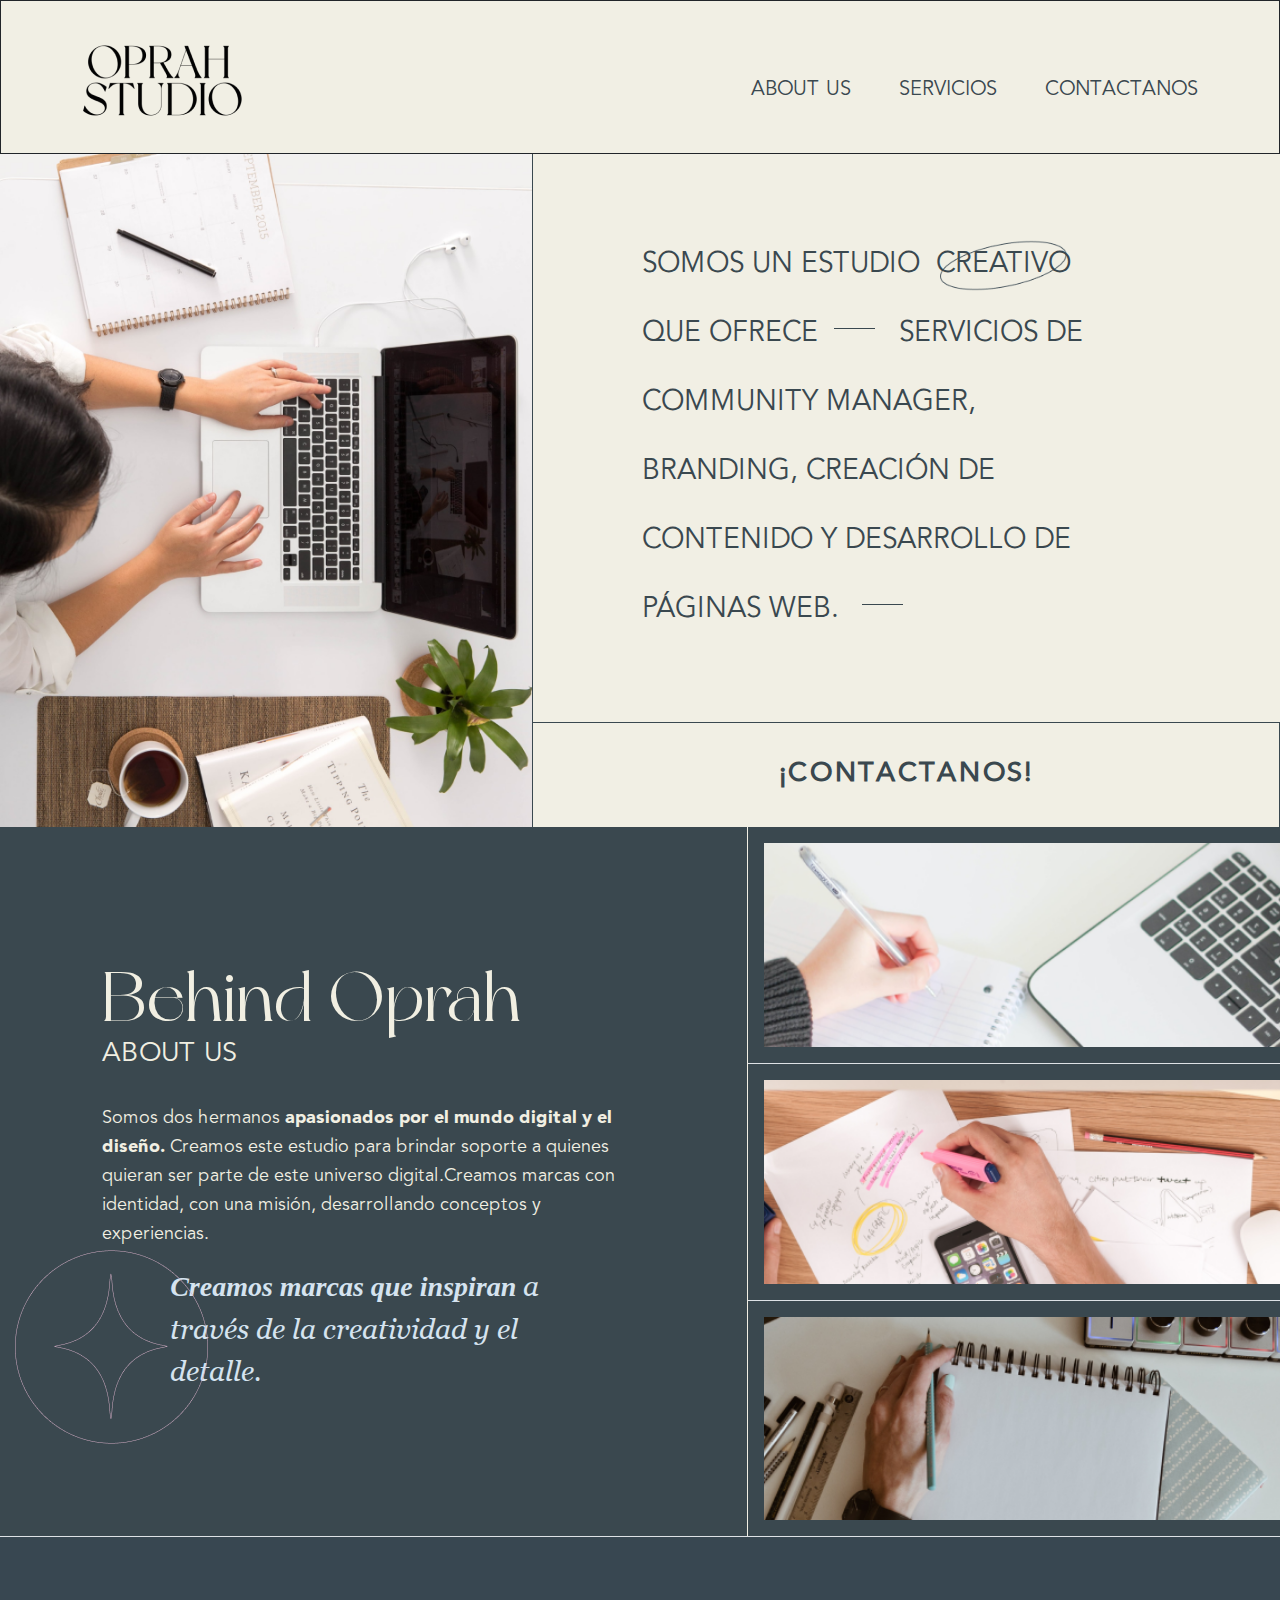
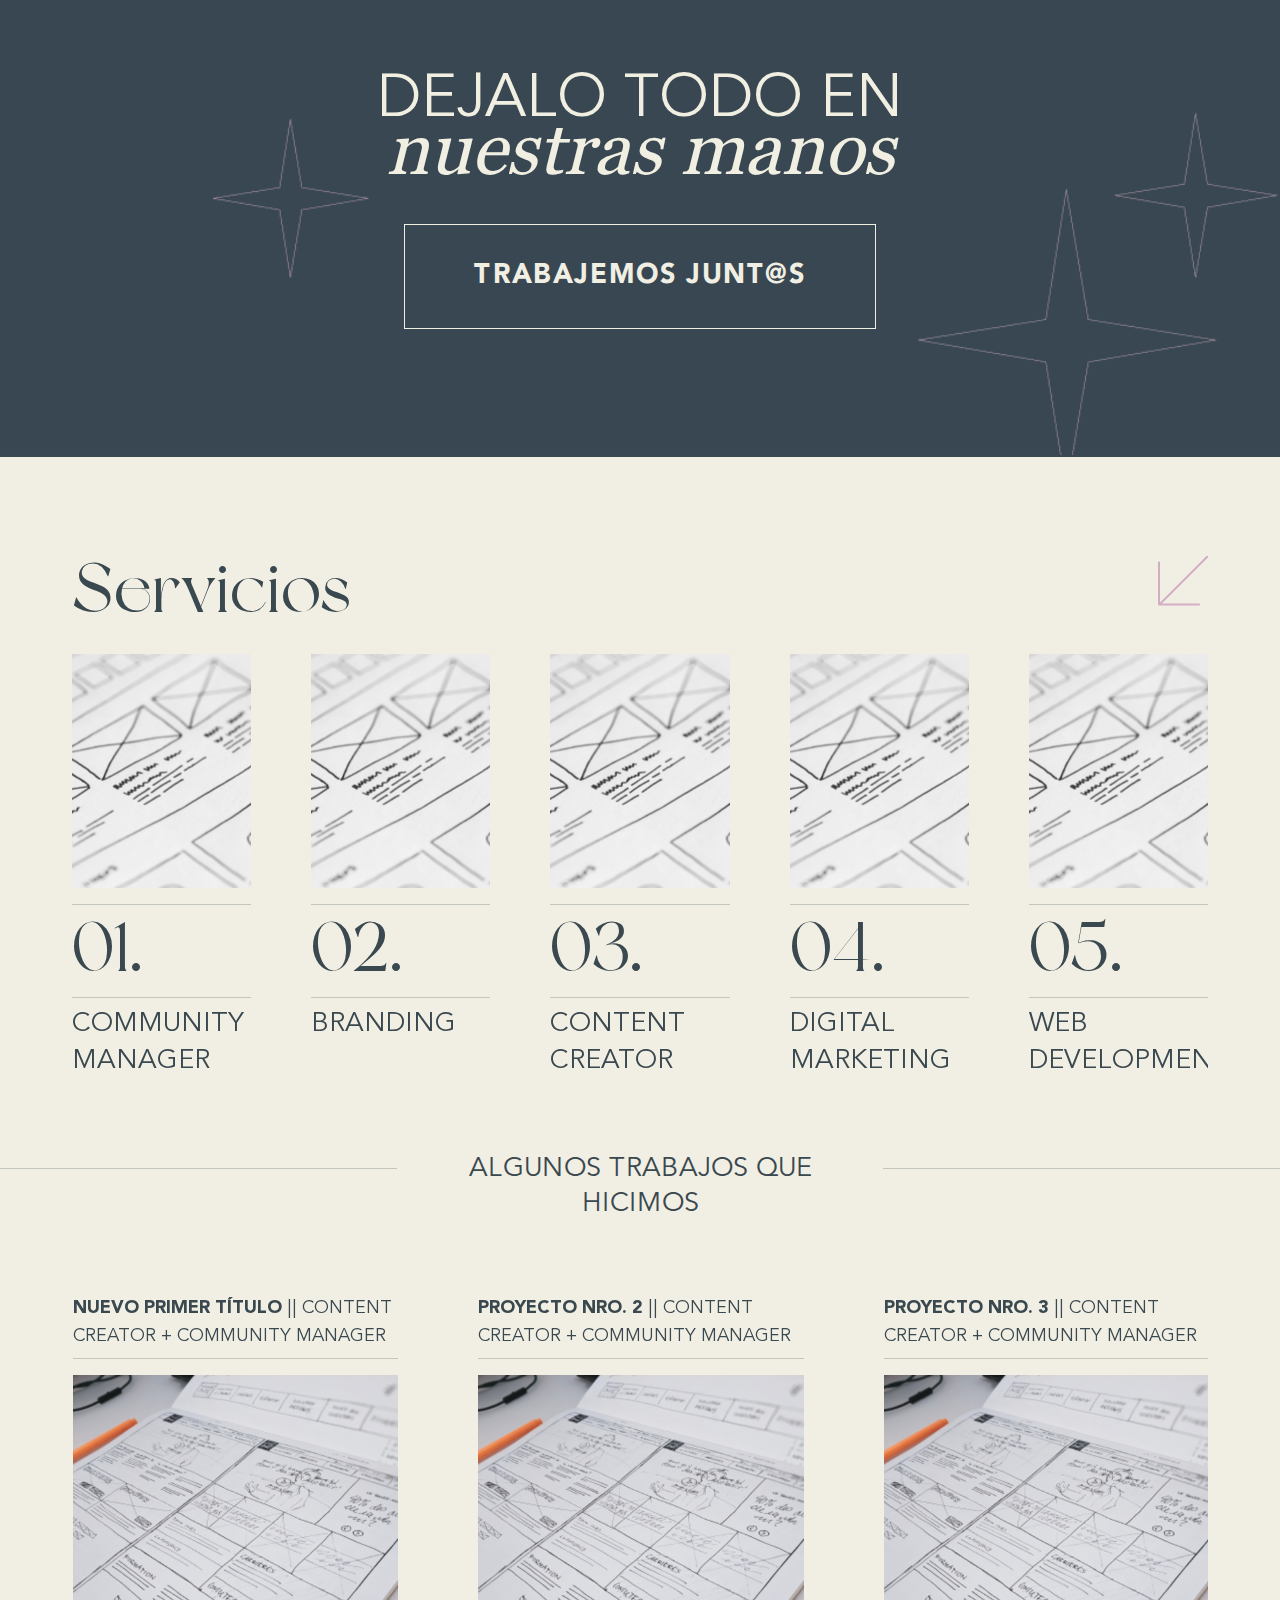
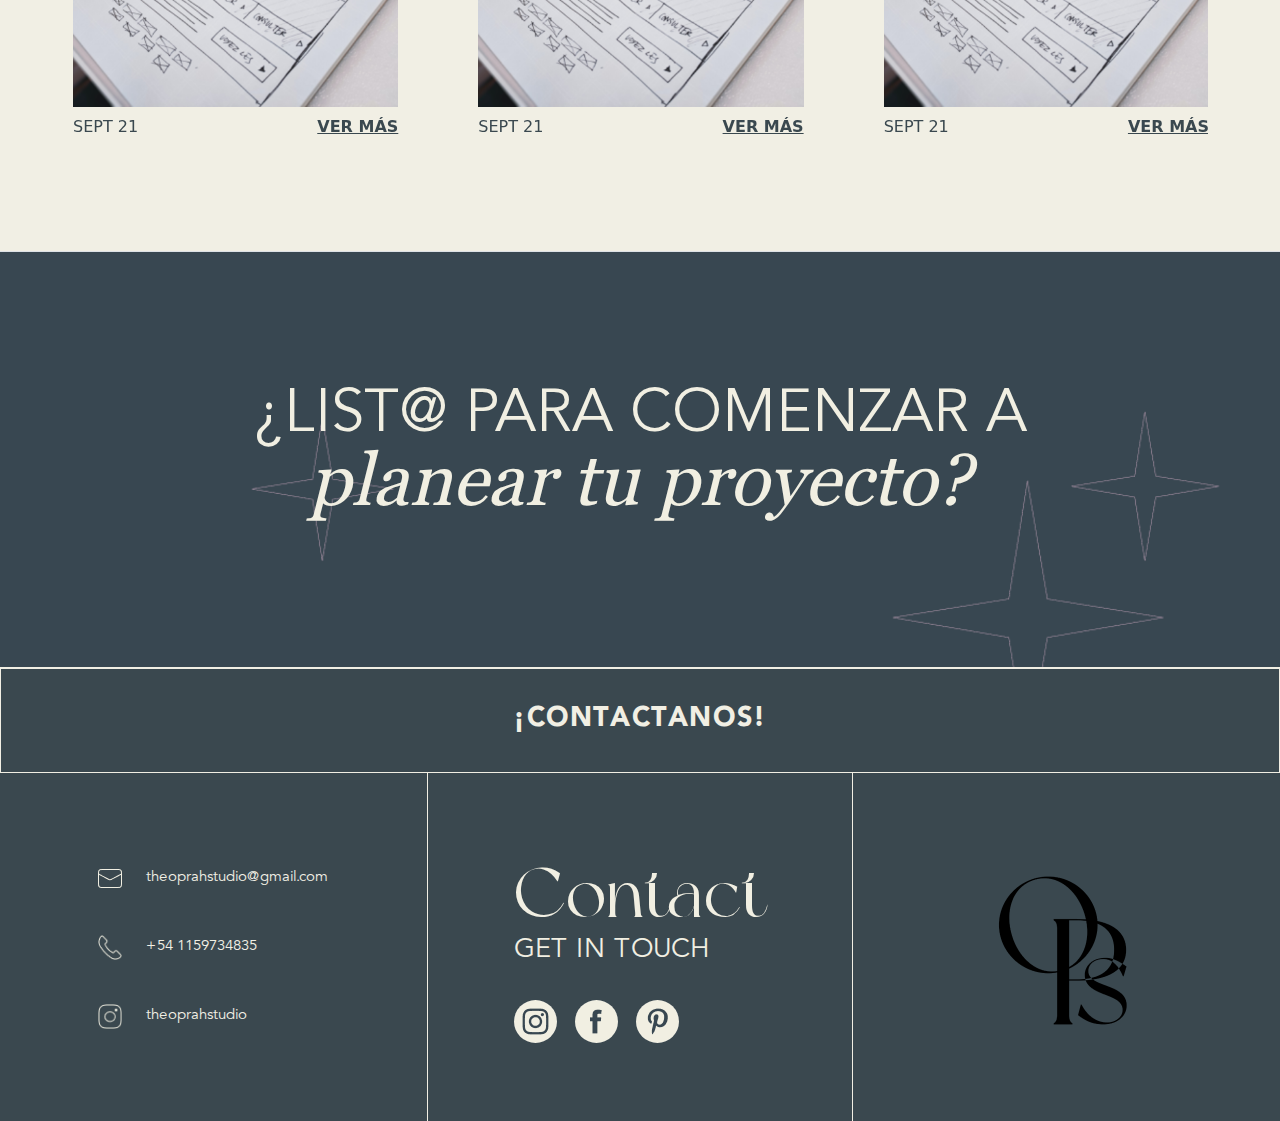
<file: index.html>
<!DOCTYPE html>
<html lang="es" style="scroll-behavior: smooth">
  <head>
    <meta charset="utf-8" />
    <meta name="viewport" content="width=device-width, initial-scale=1.0, shrink-to-fit=no" />
    <meta property="og:title" content="" />
    <meta property="og:url" content="" />
    <meta property="og:image" content="" />
    <meta property="og:description" content="" />
    <meta property="og:site_name" content="" />
    <title>OPRAH STUDIO</title>
    <link rel="shortcut icon" href="favicon.png">
    <link rel="stylesheet" href="https://cdn.jsdelivr.net/npm/bootstrap@5.1.0/dist/css/bootstrap.min.css" />
    <link rel="stylesheet" href="pace/pace-estilo.css" />
    <link rel="stylesheet" type="text/css" href="owl-carousel/dist/assets/owl.carousel.min.css" />
	  <link rel="stylesheet" type="text/css" href="owl-carousel/dist/assets/owl.theme.green.min.css" />
    <link rel="stylesheet" href="assets/css/fonts.css" />
    <link rel="stylesheet" href="assets/css/styles.css" />
    <link rel="stylesheet" href="assets/css/responsive.css" />
    <script type='text/javascript' src='https://platform-api.sharethis.com/js/sharethis.js#property=617c291a6c54f40014a7fbc3&product=inline-share-buttons' async='async'></script>
  </head>

  <body>
    <!-- APP -->
    <div id="app"></div>
    <!--JS-->
    <script src="pace/pace.min.js"></script>
	  <script src="js/jquery.min.js"></script>
    <script src="js/components.js"></script>
    <!-- <script src="js/model.js"></script> -->
    <script src="js/view.js"></script>
    <script src="js/controller.js"></script>
    <script src="js/router.js"></script>
    <script src="owl-carousel/dist/owl.carousel.min.js"></script>
    <script src="https://cdn.jsdelivr.net/npm/bootstrap@5.1.0/dist/js/bootstrap.bundle.min.js"></script>
  </body>
</html>
</file>
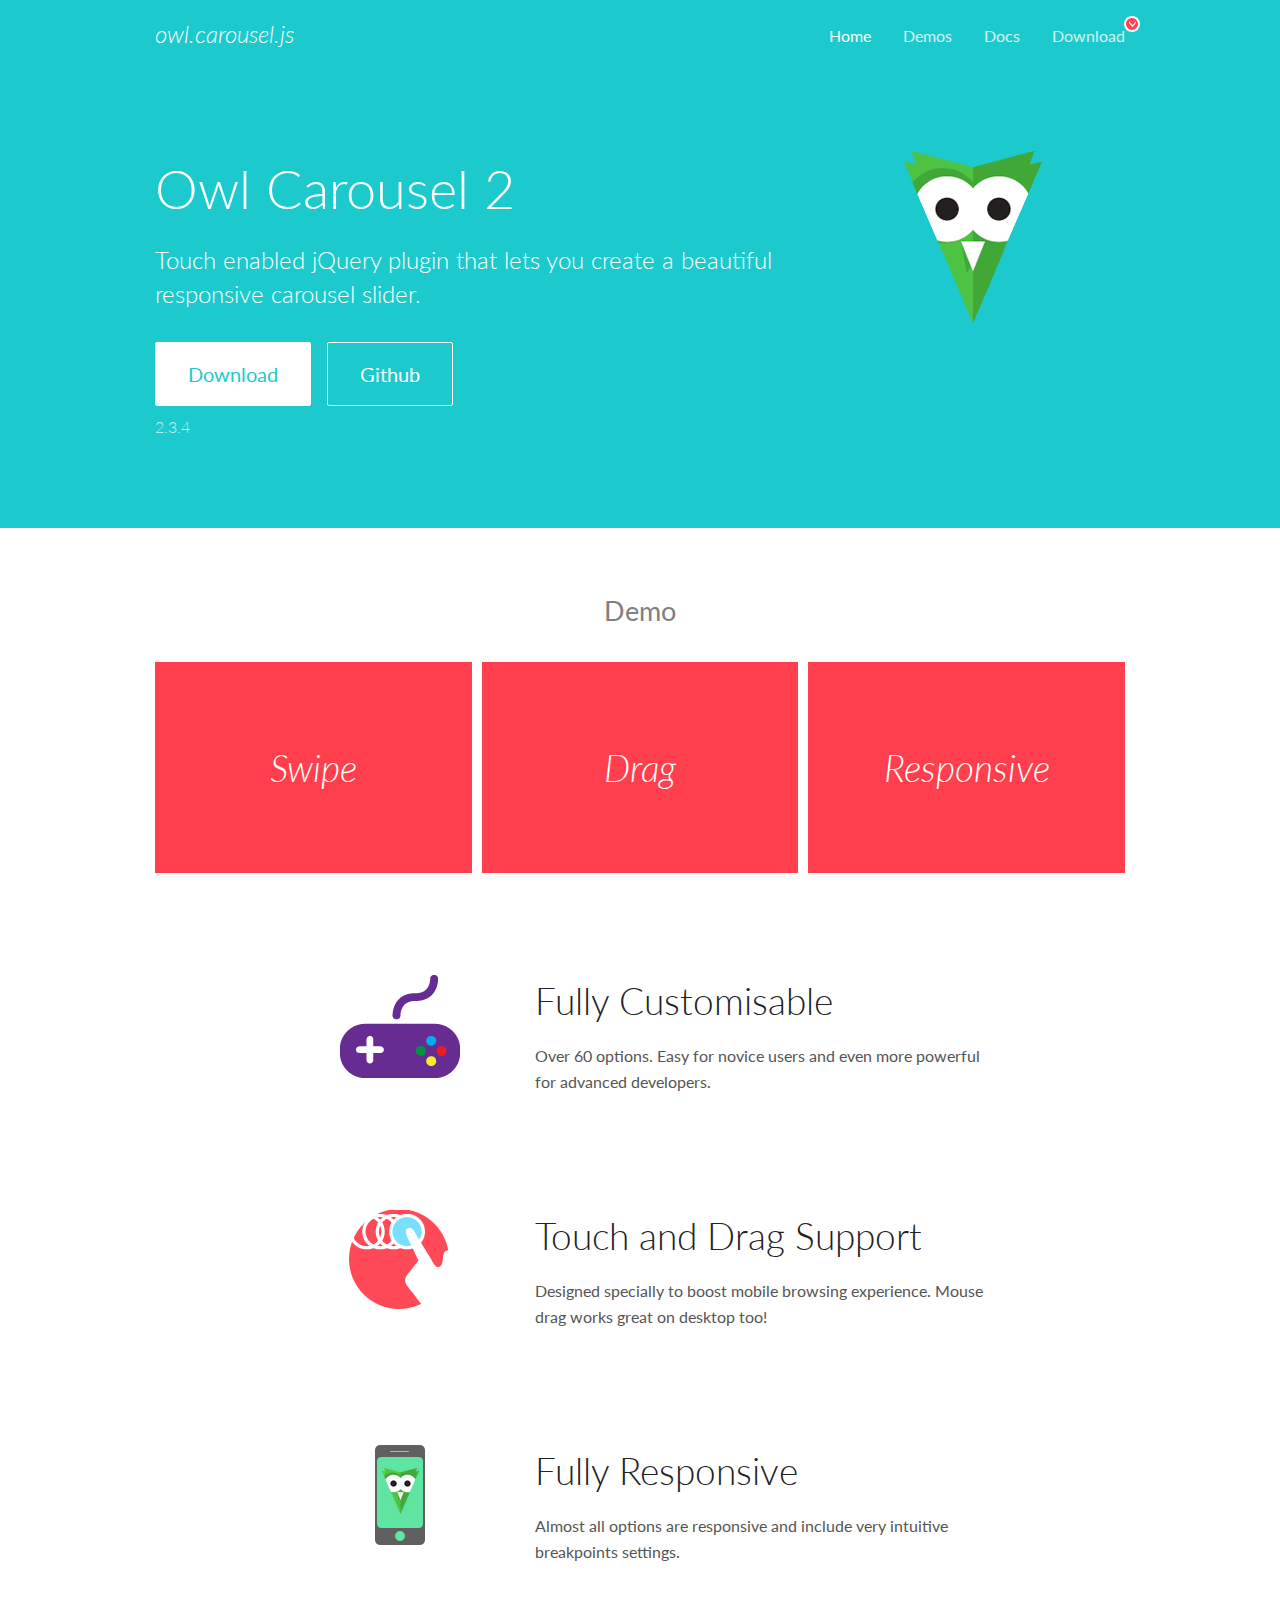
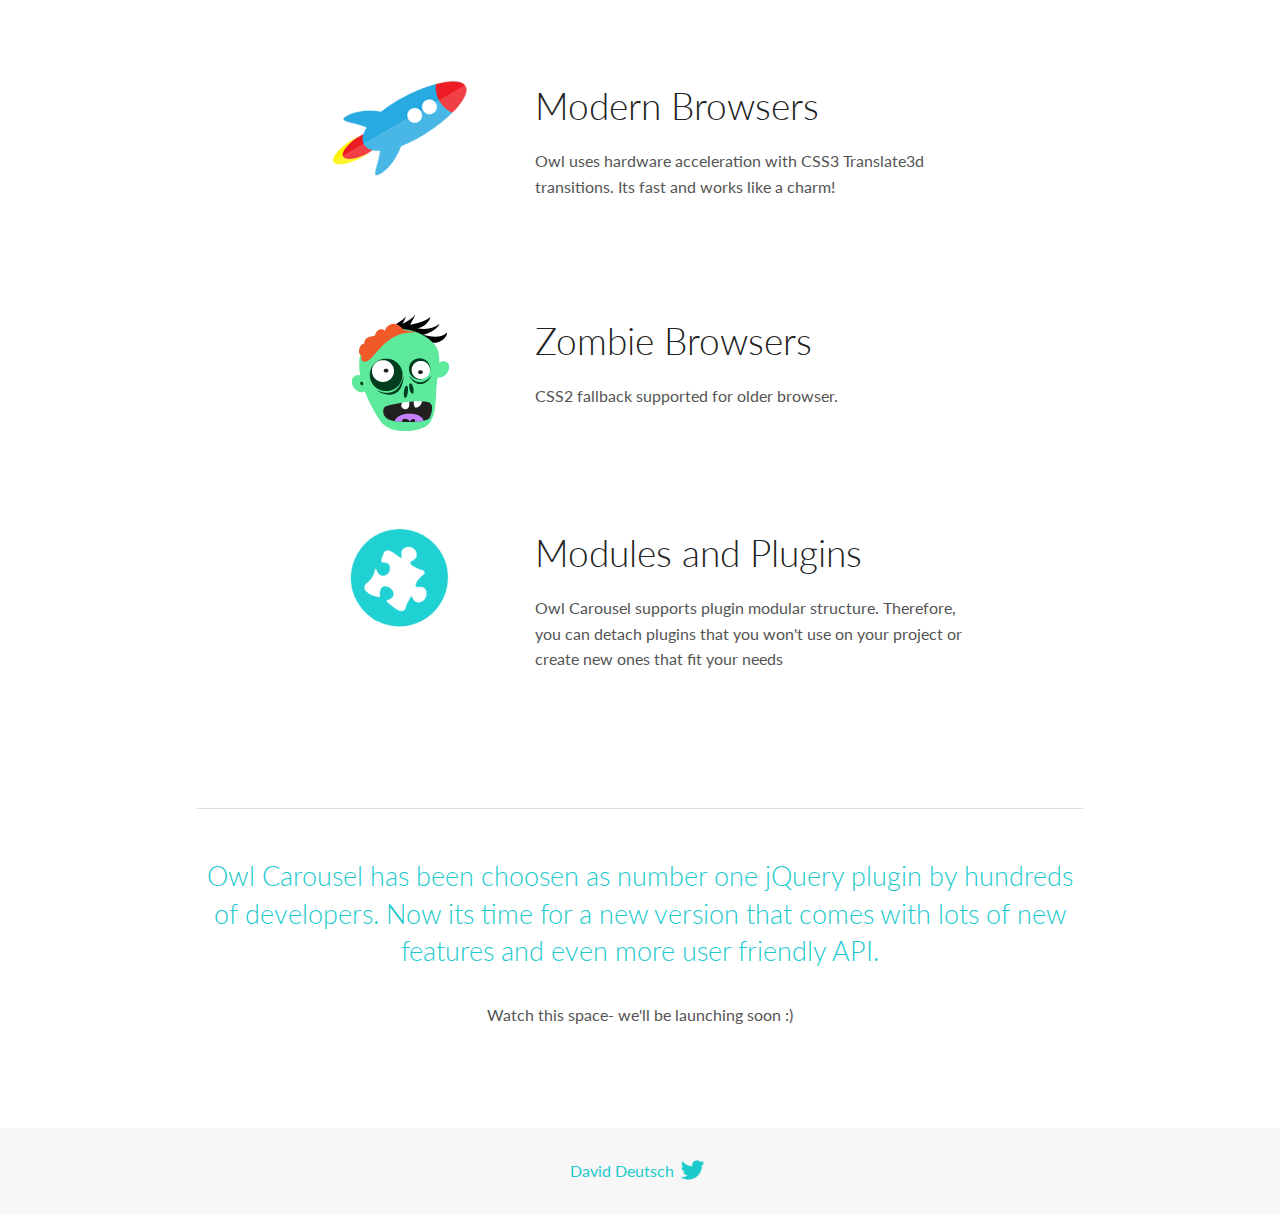
<file: owl-carousel/docs/index.html>
<!DOCTYPE html>
<html lang="en">
  <head>

    <!-- head -->
    <meta charset="utf-8">
    <meta name="msapplication-tap-highlight" content="no" />
    <meta name="viewport" content="width=device-width, initial-scale=1.0" />
    <meta name="description" content="Touch enabled jQuery plugin that lets you create beautiful responsive carousel slider.">
    <meta name="author" content="David Deutsch">
    <title>
      Home | Owl Carousel | 2.3.4
    </title>

    <!-- Stylesheets -->
    <link href='https://fonts.googleapis.com/css?family=Lato:300,400,700,400italic,300italic' rel='stylesheet' type='text/css'>
    <link rel="stylesheet" href="assets/css/docs.theme.min.css">

    <!-- Owl Stylesheets -->
    <link rel="stylesheet" href="assets/owlcarousel/assets/owl.carousel.min.css">
    <link rel="stylesheet" href="assets/owlcarousel/assets/owl.theme.default.min.css">

    <!-- HTML5 shim and Respond.js IE8 support of HTML5 elements and media queries -->

    <!--[if lt IE 9]>
      <script src="https://oss.maxcdn.com/libs/html5shiv/3.7.0/html5shiv.js"></script>
      <script src="https://oss.maxcdn.com/libs/respond.js/1.3.0/respond.min.js"></script>
    <![endif]-->

    <!-- Favicons -->
    <link rel="apple-touch-icon-precomposed" sizes="144x144" href="assets/ico/apple-touch-icon-144-precomposed.png">
    <link rel="shortcut icon" href="assets/ico/favicon.png">
    <link rel="shortcut icon" href="favicon.ico">

    <!-- Yeah i know js should not be in header. Its required for demos.-->

    <!-- javascript -->
    <script src="assets/vendors/jquery.min.js"></script>
    <script src="assets/owlcarousel/owl.carousel.js"></script>
  </head>
  <body>

    <!-- header -->
    <header class="header">
      <div class="row">
        <div class="large-12 columns">
          <div class="brand left">
            <h3>
              <a href="/OwlCarousel2/">owl.carousel.js</a> 
            </h3>
          </div>
          <a id="toggle-nav" class="right">
            <span></span> <span></span> <span></span> 
          </a> 
          <div class="nav-bar">
            <ul class="clearfix">
              <li class="active">
                <a href="/OwlCarousel2/index.html">Home</a> 
              </li>
              <li> <a href="/OwlCarousel2/demos/demos.html">Demos</a>  </li>
              <li> <a href="/OwlCarousel2/docs/started-welcome.html">Docs</a>  </li>
              <li>
                <a href="https://github.com/OwlCarousel2/OwlCarousel2/archive/2.3.4.zip">Download</a> 
                <span class="download"></span> 
              </li>
            </ul>
          </div>
        </div>
      </div>
    </header>

    <!-- home panel -->
    <section id="hero">
      <div class="row">
        <div class="large-8 medium-8 columns">
          <h1>Owl Carousel 2</h1>
          <h4>Touch enabled jQuery plugin that lets you create a beautiful responsive carousel slider.</h4>
          <a href="https://github.com/OwlCarousel2/OwlCarousel2/archive/2.3.4.zip" class="hero-button">Download</a> 
          <a href="https://github.com/OwlCarousel2/OwlCarousel2" class="hero-button outline">Github</a> 
          <p>2.3.4</p>
        </div>
        <div class="large-4 medium-4 columns">
          <img class="owl-logo" src="assets/img/owl-logo.png" alt="mr. Owl">
        </div>
      </div>
    </section>

    <!-- body -->
    <div class="home-demo">
      <div class="row">
        <div class="large-12 columns">
          <h3>Demo</h3>
          <div class="owl-carousel">
            <div class="item">
              <h2>Swipe</h2>
            </div>
            <div class="item">
              <h2>Drag</h2>
            </div>
            <div class="item">
              <h2>Responsive</h2>
            </div>
            <div class="item">
              <h2>CSS3</h2>
            </div>
            <div class="item">
              <h2>Fast</h2>
            </div>
            <div class="item">
              <h2>Easy</h2>
            </div>
            <div class="item">
              <h2>Free</h2>
            </div>
            <div class="item">
              <h2>Upgradable</h2>
            </div>
            <div class="item">
              <h2>Tons of options</h2>
            </div>
            <div class="item">
              <h2>Infinity</h2>
            </div>
            <div class="item">
              <h2>Auto Width</h2>
            </div>
          </div>
        </div>
      </div>
    </div>
    <script>
      var owl = $('.owl-carousel');
      owl.owlCarousel({
        margin: 10,
        loop: true,
        responsive: {
          0: {
            items: 1
          },
          600: {
            items: 2
          },
          1000: {
            items: 3
          }
        }
      })
    </script>

    <!-- features -->
    <div id="features">
      <div class="row">
        <div class="small-12 medium-9 small-centered columns">
          <section class="row feature">
            <div class="medium-4 small-12 columns">
              <img src="assets/img/feature-options.png" alt="">
            </div>
            <div class="medium-8 small-12 columns">
              <h2>Fully Customisable</h2>
              <p>Over 60 options. Easy for novice users and even more powerful for advanced developers.</p>
            </div>
          </section>
          <section class="row feature">
            <div class="medium-4 small-12 columns">
              <img src="assets/img/feature-drag.png" alt="">
            </div>
            <div class="medium-8 small-12 columns">
              <h2>Touch and Drag Support</h2>
              <p>Designed specially to boost mobile browsing experience. Mouse drag works great on desktop too!</p>
            </div>
          </section>
          <section class="row feature">
            <div class="medium-4 small-12 columns">
              <img src="assets/img/feature-responsive.png" alt="">
            </div>
            <div class="medium-8 small-12 columns">
              <h2>Fully Responsive</h2>
              <p>Almost all options are responsive and include very intuitive breakpoints settings.</p>
            </div>
          </section>
          <section class="row feature">
            <div class="medium-4 small-12 columns">
              <img src="assets/img/feature-modern.png" alt="">
            </div>
            <div class="medium-8 small-12 columns">
              <h2>Modern Browsers</h2>
              <p>Owl uses hardware acceleration with CSS3 Translate3d transitions. Its fast and works like a charm! </p>
            </div>
          </section>
          <section class="row feature">
            <div class="medium-4 small-12 columns">
              <img src="assets/img/feature-zombie.png" alt="">
            </div>
            <div class="medium-8 small-12 columns">
              <h2>Zombie Browsers</h2>
              <p>CSS2 fallback supported for older browser.</p>
            </div>
          </section>
          <section class="row feature">
            <div class="medium-4 small-12 columns">
              <img src="assets/img/feature-module.png" alt="">
            </div>
            <div class="medium-8 small-12 columns">
              <h2>Modules and Plugins</h2>
              <p>Owl Carousel supports plugin modular structure. Therefore, you can detach plugins that you won&#x27;t use on your project or create new ones that fit your needs</p>
            </div>
          </section>
        </div>
      </div>
    </div>

    <!-- footer -->
    <section id="teaser-text">
      <div class="row">
        <div class="small-12 medium-11 small-centered columns">
          <hr>
          <h3 id="owl-carousel-has-been-choosen-as-number-one-jquery-plugin-by-hundreds-of-developers-now-its-time-for-a-new-version-that-comes-with-lots-of-new-features-and-even-more-user-friendly-api-">Owl Carousel has been choosen as number one jQuery plugin by hundreds of developers. Now its time for a new version that comes with lots of new features and even more user friendly API.</h3>
          <p>Watch this space- we&#39;ll be launching soon :)</p>
        </div>
      </div>
    </section>

    <!-- footer -->
    <footer class="footer">
      <div class="row">
        <div class="large-12 columns">
          <h5>
            <a href="/OwlCarousel2/docs/support-contact.html">David Deutsch</a> 
            <a id="custom-tweet-button" href="https://twitter.com/share?url=https://github.com/OwlCarousel2/OwlCarousel2&text=Owl Carousel - This is so awesome! " target="_blank"></a> 
          </h5>
        </div>
      </div>
    </footer>

    <!-- vendors -->
    <script src="assets/vendors/highlight.js"></script>
    <script src="assets/js/app.js"></script>
  </body>
</html>
</file>
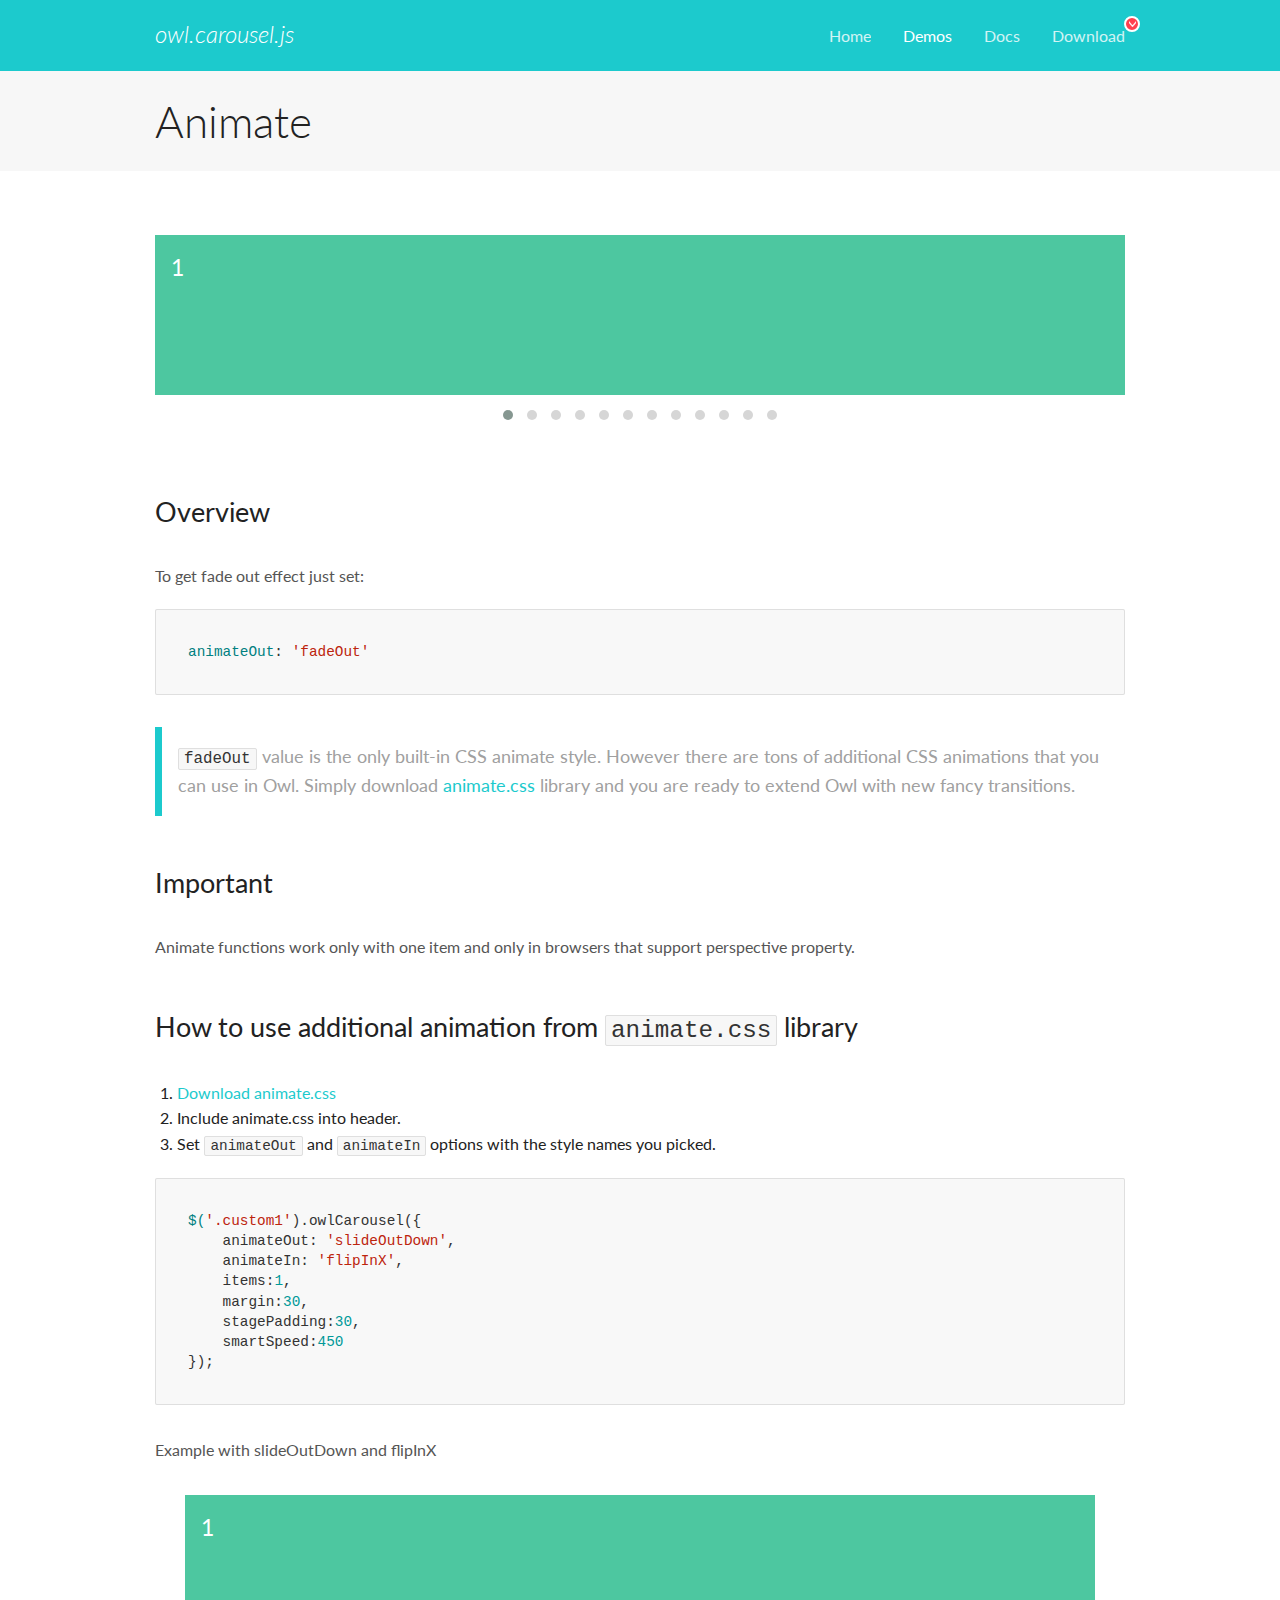
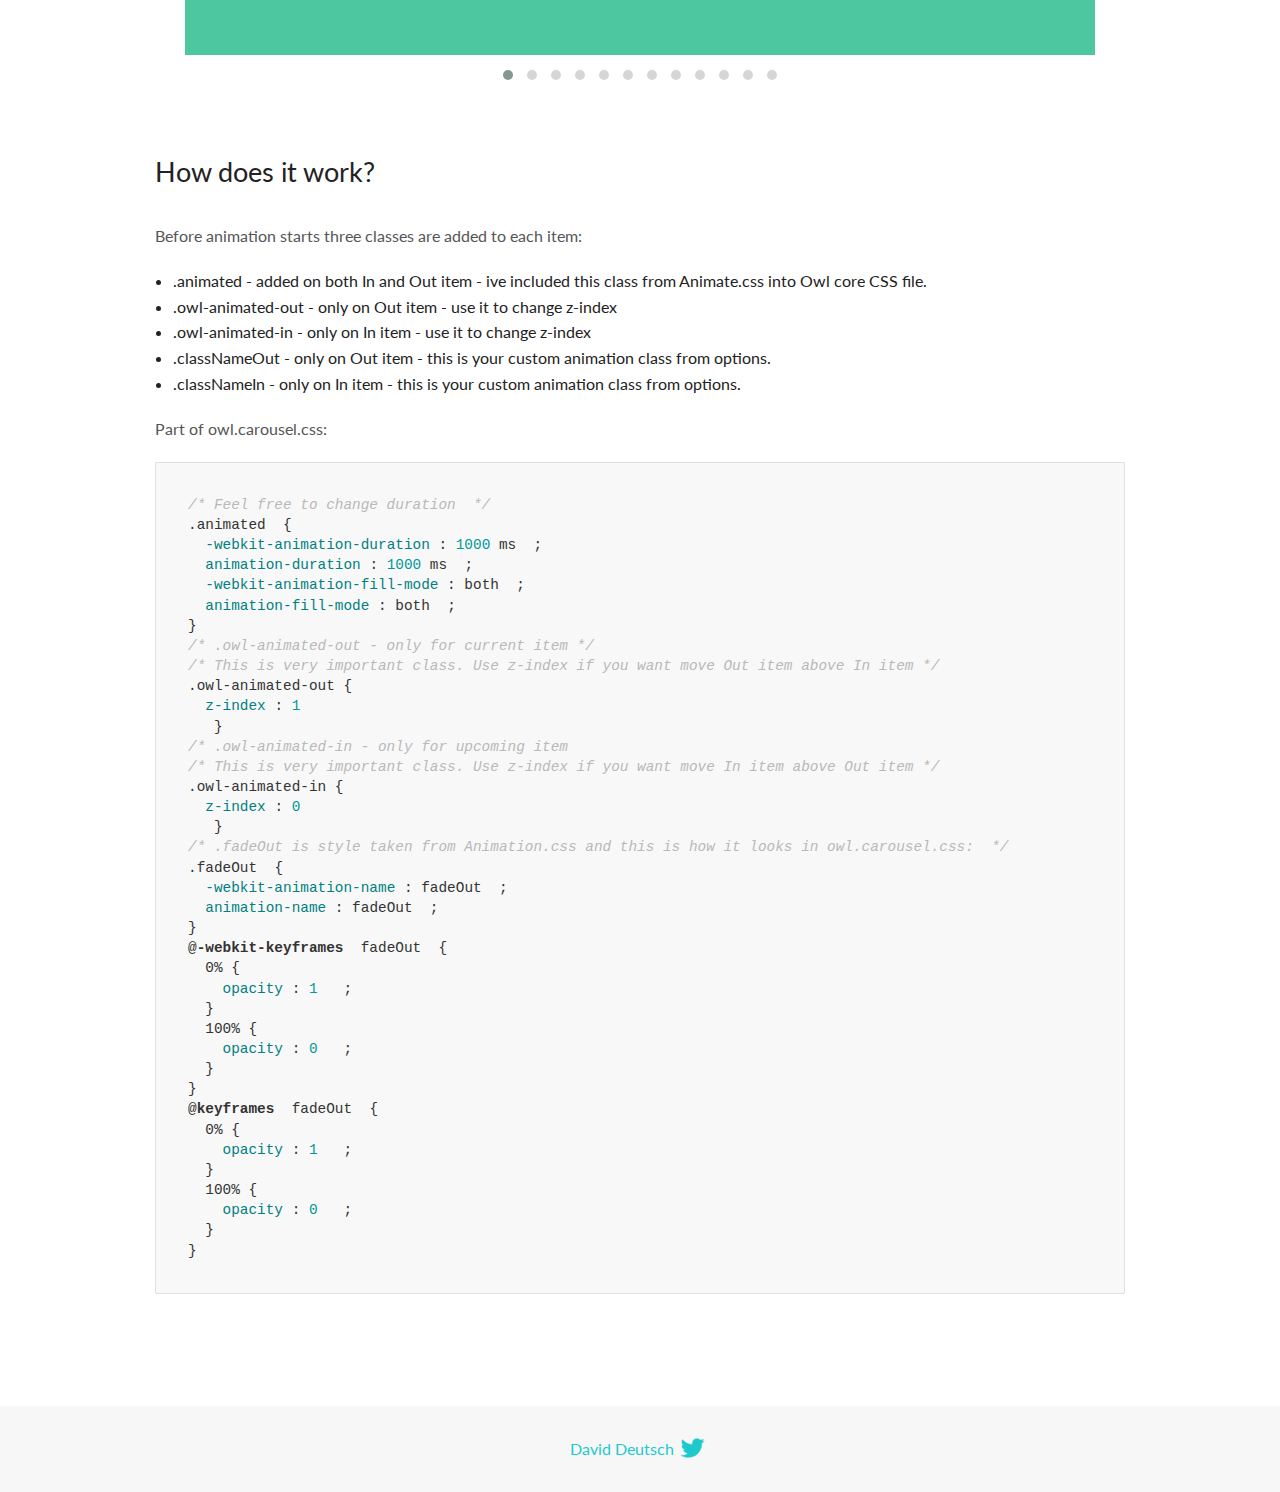
<file: owl-carousel/docs/demos/animate.html>
<!DOCTYPE html>
<html lang="en">
  <head>

    <!-- head -->
    <meta charset="utf-8">
    <meta name="msapplication-tap-highlight" content="no" />
    <meta name="viewport" content="width=device-width, initial-scale=1.0" />
    <meta name="description" content="Animate carousel">
    <meta name="author" content="David Deutsch">
    <title>
      Animate Demo | Owl Carousel | 2.3.4
    </title>

    <!-- Stylesheets -->
    <link href='https://fonts.googleapis.com/css?family=Lato:300,400,700,400italic,300italic' rel='stylesheet' type='text/css'>
    <link rel="stylesheet" href="../assets/css/docs.theme.min.css">

    <!-- Owl Stylesheets -->
    <link rel="stylesheet" href="../assets/owlcarousel/assets/owl.carousel.min.css">
    <link rel="stylesheet" href="../assets/owlcarousel/assets/owl.theme.default.min.css">

    <!-- HTML5 shim and Respond.js IE8 support of HTML5 elements and media queries -->

    <!--[if lt IE 9]>
      <script src="https://oss.maxcdn.com/libs/html5shiv/3.7.0/html5shiv.js"></script>
      <script src="https://oss.maxcdn.com/libs/respond.js/1.3.0/respond.min.js"></script>
    <![endif]-->

    <!-- Favicons -->
    <link rel="apple-touch-icon-precomposed" sizes="144x144" href="../assets/ico/apple-touch-icon-144-precomposed.png">
    <link rel="shortcut icon" href="../assets/ico/favicon.png">
    <link rel="shortcut icon" href="favicon.ico">

    <!-- Yeah i know js should not be in header. Its required for demos.-->

    <!-- javascript -->
    <script src="../assets/vendors/jquery.min.js"></script>
    <script src="../assets/owlcarousel/owl.carousel.js"></script>
  </head>
  <body>

    <!-- header -->
    <header class="header">
      <div class="row">
        <div class="large-12 columns">
          <div class="brand left">
            <h3>
              <a href="/OwlCarousel2/">owl.carousel.js</a> 
            </h3>
          </div>
          <a id="toggle-nav" class="right">
            <span></span> <span></span> <span></span> 
          </a> 
          <div class="nav-bar">
            <ul class="clearfix">
              <li> <a href="/OwlCarousel2/index.html">Home</a>  </li>
              <li class="active">
                <a href="/OwlCarousel2/demos/demos.html">Demos</a> 
              </li>
              <li> <a href="/OwlCarousel2/docs/started-welcome.html">Docs</a>  </li>
              <li>
                <a href="https://github.com/OwlCarousel2/OwlCarousel2/archive/2.3.4.zip">Download</a> 
                <span class="download"></span> 
              </li>
            </ul>
          </div>
        </div>
      </div>
    </header>

    <!-- title -->
    <section class="title">
      <div class="row">
        <div class="large-12 columns">
          <h1>Animate</h1>
        </div>
      </div>
    </section>

    <!--  Demos -->
    <section id="demos">
      <div class="row">
        <div class="large-12 columns">
          <div class="fadeOut owl-carousel owl-theme">
            <div class="item">
              <h4>1</h4>
            </div>
            <div class="item">
              <h4>2</h4>
            </div>
            <div class="item">
              <h4>3</h4>
            </div>
            <div class="item">
              <h4>4</h4>
            </div>
            <div class="item">
              <h4>5</h4>
            </div>
            <div class="item">
              <h4>6</h4>
            </div>
            <div class="item">
              <h4>7</h4>
            </div>
            <div class="item">
              <h4>8</h4>
            </div>
            <div class="item">
              <h4>9</h4>
            </div>
            <div class="item">
              <h4>10</h4>
            </div>
            <div class="item">
              <h4>11</h4>
            </div>
            <div class="item">
              <h4>12</h4>
            </div>
          </div>
          <h3 id="overview">Overview</h3>
          <p>To get fade out effect just set:</p>
          <pre><code>animateOut: &#39;fadeOut&#39;</code></pre>
          <blockquote>
            <p><code>fadeOut</code> value is the only built-in CSS animate style. However there are tons of additional CSS animations that you can use in Owl. Simply download
              <a href="https://daneden.github.io/animate.css/">animate.css</a>  library and you are ready to extend Owl with new fancy transitions.</p>
          </blockquote>
          <h3 id="important">Important</h3>
          <p>Animate functions work only with one item and only in browsers that support perspective property.</p>
          <h3 id="how-to-use-additional-animation-from-animate-css-library">How to use additional animation from <code>animate.css</code> library</h3>
          <ol>
            <li> <a href="https://daneden.github.io/animate.css/">Download animate.css</a>  </li>
            <li>Include animate.css into header.</li>
            <li>Set <code>animateOut</code> and <code>animateIn</code> options with the style names you picked.</li>
          </ol>
          <pre><code>$(&#39;.custom1&#39;).owlCarousel({
    animateOut: &#39;slideOutDown&#39;,
    animateIn: &#39;flipInX&#39;,
    items:1,
    margin:30,
    stagePadding:30,
    smartSpeed:450
});</code></pre>
          <p>Example with slideOutDown and flipInX</p>
          <div class="custom1 owl-carousel owl-theme">
            <div class="item">
              <h4>1</h4>
            </div>
            <div class="item">
              <h4>2</h4>
            </div>
            <div class="item">
              <h4>3</h4>
            </div>
            <div class="item">
              <h4>4</h4>
            </div>
            <div class="item">
              <h4>5</h4>
            </div>
            <div class="item">
              <h4>6</h4>
            </div>
            <div class="item">
              <h4>7</h4>
            </div>
            <div class="item">
              <h4>8</h4>
            </div>
            <div class="item">
              <h4>9</h4>
            </div>
            <div class="item">
              <h4>10</h4>
            </div>
            <div class="item">
              <h4>11</h4>
            </div>
            <div class="item">
              <h4>12</h4>
            </div>
          </div>
          <h3 id="how-does-it-work-">How does it work?</h3>
          <p>Before animation starts three classes are added to each item:</p>
          <ul>
            <li>.animated - added on both In and Out item - ive included this class from Animate.css into Owl core CSS file.</li>
            <li>.owl-animated-out - only on Out item - use it to change z-index</li>
            <li>.owl-animated-in - only on In item - use it to change z-index</li>
            <li>.classNameOut - only on Out item - this is your custom animation class from options.</li>
            <li>.classNameIn - only on In item - this is your custom animation class from options.</li>
          </ul>
          <p>Part of owl.carousel.css:</p>
          <pre><code class="language-css"><span class="comment">/* Feel free to change duration  */</span> 
<span class="class">.animated</span>  <span class="rules">{
  <span class="rule"><span class="attribute">-webkit-animation-duration</span> :<span class="value"> <span class="number">1000</span> ms</span> </span> ;
  <span class="rule"><span class="attribute">animation-duration</span> :<span class="value"> <span class="number">1000</span> ms</span> </span> ;
  <span class="rule"><span class="attribute">-webkit-animation-fill-mode</span> :<span class="value"> both</span> </span> ;
  <span class="rule"><span class="attribute">animation-fill-mode</span> :<span class="value"> both</span> </span> ;
<span class="rule">}</span> </span> 
<span class="comment">/* .owl-animated-out - only for current item */</span> 
<span class="comment">/* This is very important class. Use z-index if you want move Out item above In item */</span> 
<span class="class">.owl-animated-out</span> <span class="rules">{
  <span class="rule"><span class="attribute">z-index</span> :<span class="value"> <span class="number">1</span> 
</span> </span> </span> }
<span class="comment">/* .owl-animated-in - only for upcoming item
/* This is very important class. Use z-index if you want move In item above Out item */</span> 
<span class="class">.owl-animated-in</span> <span class="rules">{
  <span class="rule"><span class="attribute">z-index</span> :<span class="value"> <span class="number">0</span> 
</span> </span> </span> }
<span class="comment">/* .fadeOut is style taken from Animation.css and this is how it looks in owl.carousel.css:  */</span> 
<span class="class">.fadeOut</span>  <span class="rules">{
  <span class="rule"><span class="attribute">-webkit-animation-name</span> :<span class="value"> fadeOut</span> </span> ;
  <span class="rule"><span class="attribute">animation-name</span> :<span class="value"> fadeOut</span> </span> ;
<span class="rule">}</span> </span> 
<span class="at_rule">@<span class="keyword">-webkit-keyframes</span>  fadeOut </span> {
  0% <span class="rules">{
    <span class="rule"><span class="attribute">opacity</span> :<span class="value"> <span class="number">1</span> </span> </span> ;
  <span class="rule">}</span> </span> 
  100% <span class="rules">{
    <span class="rule"><span class="attribute">opacity</span> :<span class="value"> <span class="number">0</span> </span> </span> ;
  <span class="rule">}</span> </span> 
}
<span class="at_rule">@<span class="keyword">keyframes</span>  fadeOut </span> {
  0% <span class="rules">{
    <span class="rule"><span class="attribute">opacity</span> :<span class="value"> <span class="number">1</span> </span> </span> ;
  <span class="rule">}</span> </span> 
  100% <span class="rules">{
    <span class="rule"><span class="attribute">opacity</span> :<span class="value"> <span class="number">0</span> </span> </span> ;
  <span class="rule">}</span> </span> 
}</code></pre>
          <link rel="stylesheet" href="../assets/css/animate.css">
          <script>
            jQuery(document).ready(function($) {
              $('.fadeOut').owlCarousel({
                items: 1,
                animateOut: 'fadeOut',
                loop: true,
                margin: 10,
              });
              $('.custom1').owlCarousel({
                animateOut: 'slideOutDown',
                animateIn: 'flipInX',
                items: 1,
                margin: 30,
                stagePadding: 30,
                smartSpeed: 450
              });
            });
          </script>
        </div>
      </div>
    </section>

    <!-- footer -->
    <footer class="footer">
      <div class="row">
        <div class="large-12 columns">
          <h5>
            <a href="/OwlCarousel2/docs/support-contact.html">David Deutsch</a> 
            <a id="custom-tweet-button" href="https://twitter.com/share?url=https://github.com/OwlCarousel2/OwlCarousel2&text=Owl Carousel - This is so awesome! " target="_blank"></a> 
          </h5>
        </div>
      </div>
    </footer>

    <!-- vendors -->
    <script src="../assets/vendors/highlight.js"></script>
    <script src="../assets/js/app.js"></script>
  </body>
</html>
</file>
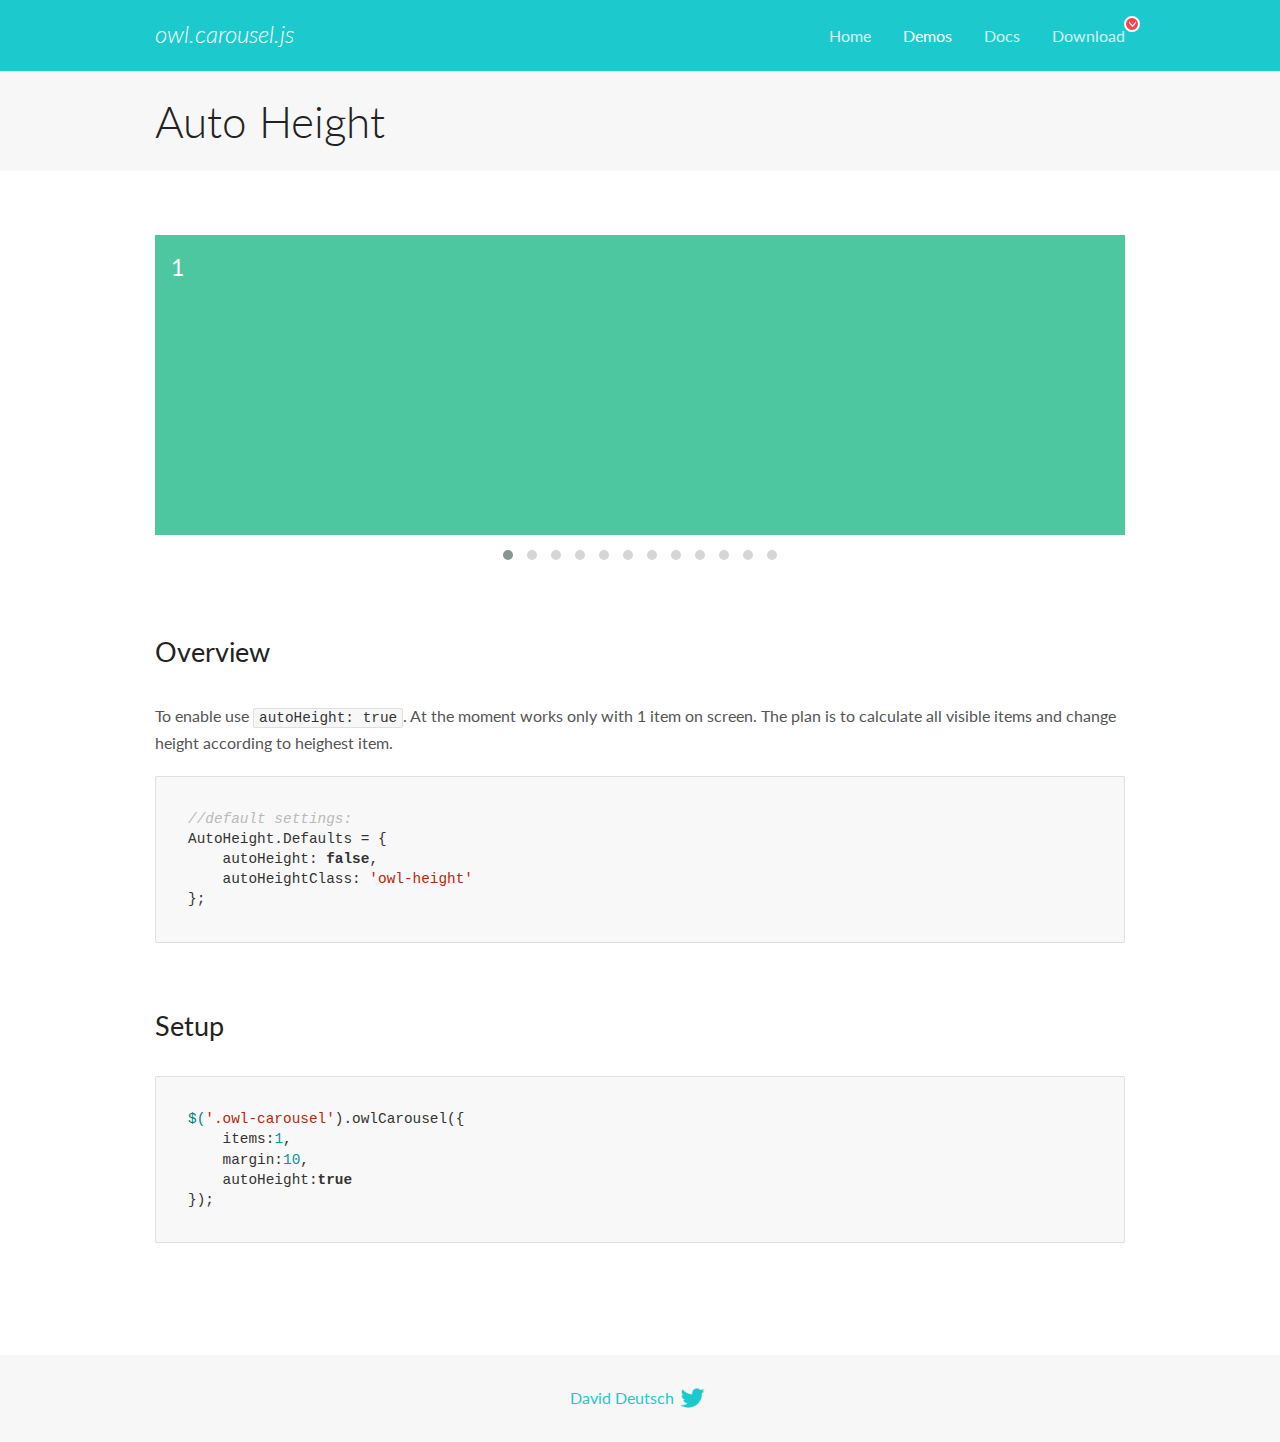
<file: owl-carousel/docs/demos/autoheight.html>
<!DOCTYPE html>
<html lang="en">
  <head>

    <!-- head -->
    <meta charset="utf-8">
    <meta name="msapplication-tap-highlight" content="no" />
    <meta name="viewport" content="width=device-width, initial-scale=1.0" />
    <meta name="description" content="autoHeight usage demo">
    <meta name="author" content="David Deutsch">
    <title>
      Auto Height Demo | Owl Carousel | 2.3.4
    </title>

    <!-- Stylesheets -->
    <link href='https://fonts.googleapis.com/css?family=Lato:300,400,700,400italic,300italic' rel='stylesheet' type='text/css'>
    <link rel="stylesheet" href="../assets/css/docs.theme.min.css">

    <!-- Owl Stylesheets -->
    <link rel="stylesheet" href="../assets/owlcarousel/assets/owl.carousel.min.css">
    <link rel="stylesheet" href="../assets/owlcarousel/assets/owl.theme.default.min.css">

    <!-- HTML5 shim and Respond.js IE8 support of HTML5 elements and media queries -->

    <!--[if lt IE 9]>
      <script src="https://oss.maxcdn.com/libs/html5shiv/3.7.0/html5shiv.js"></script>
      <script src="https://oss.maxcdn.com/libs/respond.js/1.3.0/respond.min.js"></script>
    <![endif]-->

    <!-- Favicons -->
    <link rel="apple-touch-icon-precomposed" sizes="144x144" href="../assets/ico/apple-touch-icon-144-precomposed.png">
    <link rel="shortcut icon" href="../assets/ico/favicon.png">
    <link rel="shortcut icon" href="favicon.ico">

    <!-- Yeah i know js should not be in header. Its required for demos.-->

    <!-- javascript -->
    <script src="../assets/vendors/jquery.min.js"></script>
    <script src="../assets/owlcarousel/owl.carousel.js"></script>
  </head>
  <body>

    <!-- header -->
    <header class="header">
      <div class="row">
        <div class="large-12 columns">
          <div class="brand left">
            <h3>
              <a href="/OwlCarousel2/">owl.carousel.js</a> 
            </h3>
          </div>
          <a id="toggle-nav" class="right">
            <span></span> <span></span> <span></span> 
          </a> 
          <div class="nav-bar">
            <ul class="clearfix">
              <li> <a href="/OwlCarousel2/index.html">Home</a>  </li>
              <li class="active">
                <a href="/OwlCarousel2/demos/demos.html">Demos</a> 
              </li>
              <li> <a href="/OwlCarousel2/docs/started-welcome.html">Docs</a>  </li>
              <li>
                <a href="https://github.com/OwlCarousel2/OwlCarousel2/archive/2.3.4.zip">Download</a> 
                <span class="download"></span> 
              </li>
            </ul>
          </div>
        </div>
      </div>
    </header>

    <!-- title -->
    <section class="title">
      <div class="row">
        <div class="large-12 columns">
          <h1>Auto Height</h1>
        </div>
      </div>
    </section>

    <!--  Demos -->
    <section id="demos">
      <div class="row">
        <div class="large-12 columns">
          <div class="owl-carousel owl-theme">
            <div class="item" style="height:300px">
              <h4>1</h4>
            </div>
            <div class="item" style="height:100px">
              <h4>2</h4>
            </div>
            <div class="item" style="height:500px">
              <h4>3</h4>
            </div>
            <div class="item" style="height:250px">
              <h4>4</h4>
            </div>
            <div class="item" style="height:400px">
              <h4>5</h4>
            </div>
            <div class="item" style="height:500px">
              <h4>6</h4>
            </div>
            <div class="item" style="height:600px">
              <h4>7</h4>
            </div>
            <div class="item" style="height:400px">
              <h4>8</h4>
            </div>
            <div class="item" style="height:300px">
              <h4>9</h4>
            </div>
            <div class="item" style="height:350px">
              <h4>10</h4>
            </div>
            <div class="item" style="height:200px">
              <h4>11</h4>
            </div>
            <div class="item" style="height:150px">
              <h4>12</h4>
            </div>
          </div>
          <h3 id="overview">Overview</h3>
          <p>To enable use <code>autoHeight: true</code>. At the moment works only with 1 item on screen. The plan is to calculate all visible items and change height according to heighest item.</p>
          <pre><code>//default settings:
AutoHeight.Defaults = {
    autoHeight: false,
    autoHeightClass: &#39;owl-height&#39;
};</code></pre>
          <h3 id="setup">Setup</h3>
          <pre><code>$(&#39;.owl-carousel&#39;).owlCarousel({
    items:1,
    margin:10,
    autoHeight:true
});</code></pre>
          <script>
            $(document).ready(function() {
              $('.owl-carousel').owlCarousel({
                items: 1,
                margin: 10,
                autoHeight: true
              });
            })
          </script>
        </div>
      </div>
    </section>

    <!-- footer -->
    <footer class="footer">
      <div class="row">
        <div class="large-12 columns">
          <h5>
            <a href="/OwlCarousel2/docs/support-contact.html">David Deutsch</a> 
            <a id="custom-tweet-button" href="https://twitter.com/share?url=https://github.com/OwlCarousel2/OwlCarousel2&text=Owl Carousel - This is so awesome! " target="_blank"></a> 
          </h5>
        </div>
      </div>
    </footer>

    <!-- vendors -->
    <script src="../assets/vendors/highlight.js"></script>
    <script src="../assets/js/app.js"></script>
  </body>
</html>
</file>
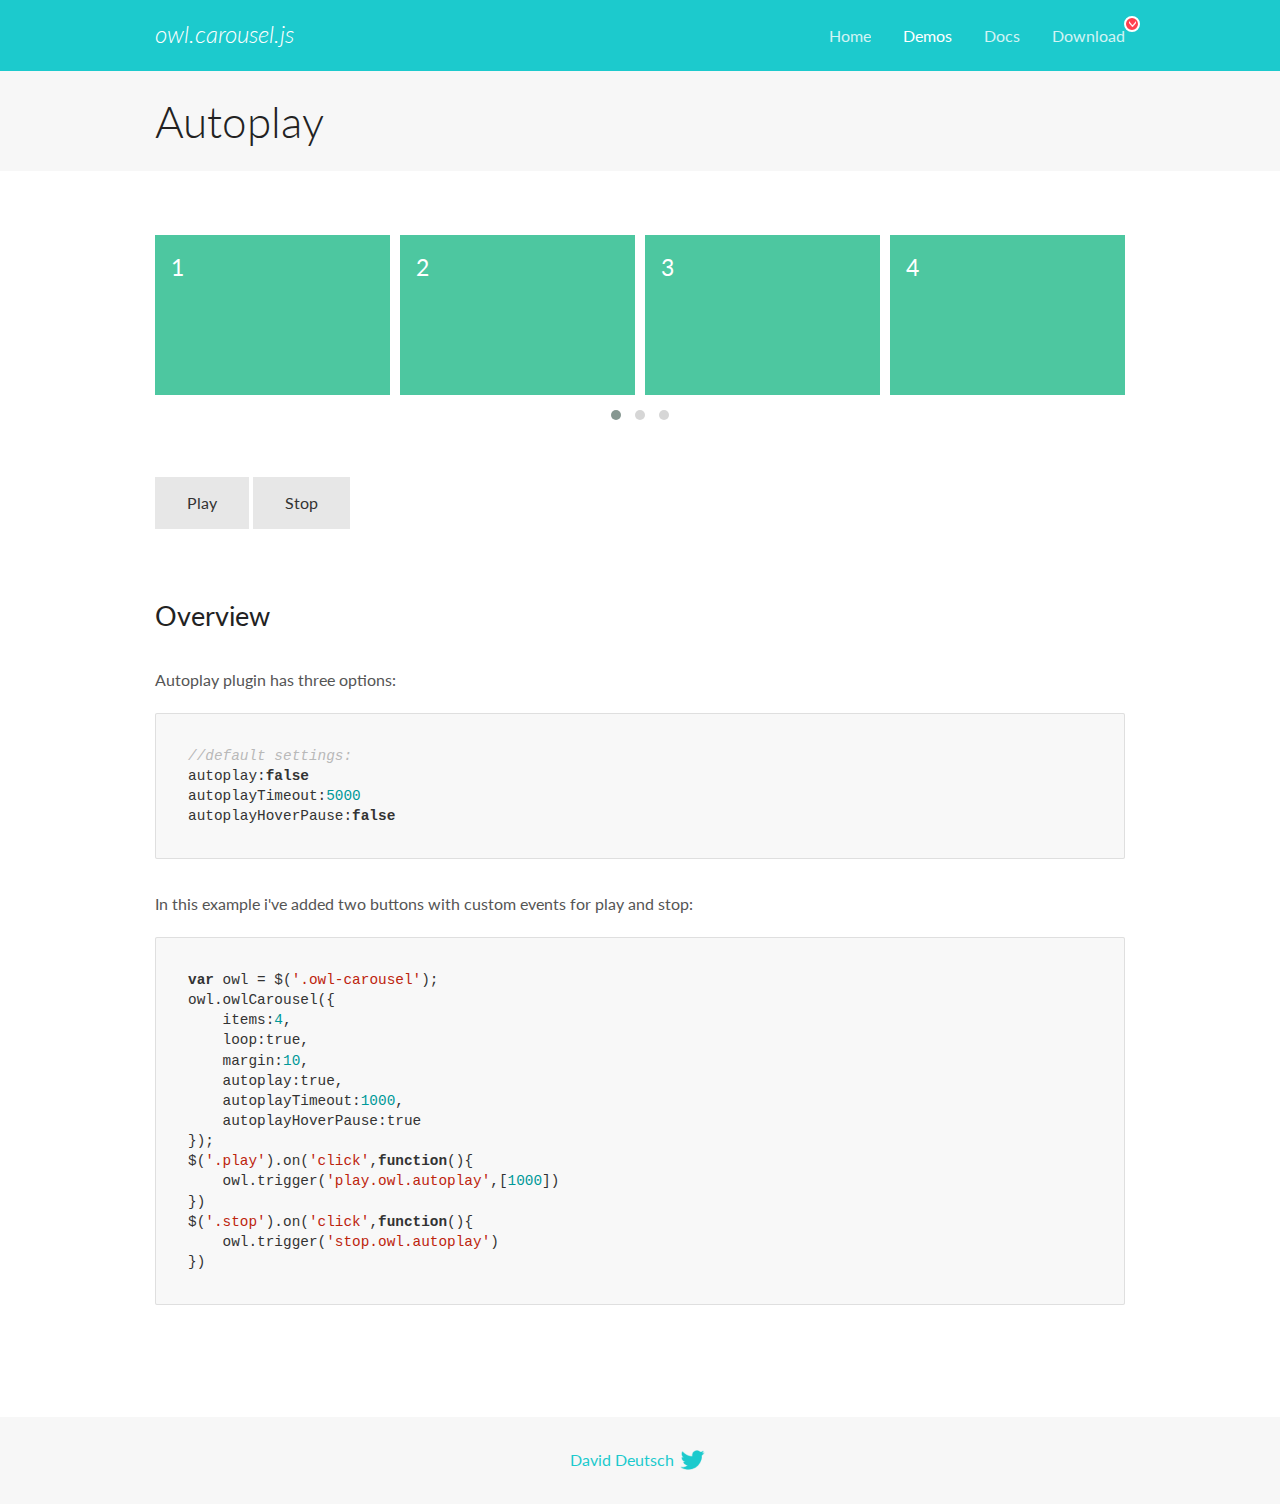
<file: owl-carousel/docs/demos/autoplay.html>
<!DOCTYPE html>
<html lang="en">
  <head>

    <!-- head -->
    <meta charset="utf-8">
    <meta name="msapplication-tap-highlight" content="no" />
    <meta name="viewport" content="width=device-width, initial-scale=1.0" />
    <meta name="description" content="Autoplay usage demo">
    <meta name="author" content="David Deutsch">
    <title>
      Autoplay Demo | Owl Carousel | 2.3.4
    </title>

    <!-- Stylesheets -->
    <link href='https://fonts.googleapis.com/css?family=Lato:300,400,700,400italic,300italic' rel='stylesheet' type='text/css'>
    <link rel="stylesheet" href="../assets/css/docs.theme.min.css">

    <!-- Owl Stylesheets -->
    <link rel="stylesheet" href="../assets/owlcarousel/assets/owl.carousel.min.css">
    <link rel="stylesheet" href="../assets/owlcarousel/assets/owl.theme.default.min.css">

    <!-- HTML5 shim and Respond.js IE8 support of HTML5 elements and media queries -->

    <!--[if lt IE 9]>
      <script src="https://oss.maxcdn.com/libs/html5shiv/3.7.0/html5shiv.js"></script>
      <script src="https://oss.maxcdn.com/libs/respond.js/1.3.0/respond.min.js"></script>
    <![endif]-->

    <!-- Favicons -->
    <link rel="apple-touch-icon-precomposed" sizes="144x144" href="../assets/ico/apple-touch-icon-144-precomposed.png">
    <link rel="shortcut icon" href="../assets/ico/favicon.png">
    <link rel="shortcut icon" href="favicon.ico">

    <!-- Yeah i know js should not be in header. Its required for demos.-->

    <!-- javascript -->
    <script src="../assets/vendors/jquery.min.js"></script>
    <script src="../assets/owlcarousel/owl.carousel.js"></script>
  </head>
  <body>

    <!-- header -->
    <header class="header">
      <div class="row">
        <div class="large-12 columns">
          <div class="brand left">
            <h3>
              <a href="/OwlCarousel2/">owl.carousel.js</a> 
            </h3>
          </div>
          <a id="toggle-nav" class="right">
            <span></span> <span></span> <span></span> 
          </a> 
          <div class="nav-bar">
            <ul class="clearfix">
              <li> <a href="/OwlCarousel2/index.html">Home</a>  </li>
              <li class="active">
                <a href="/OwlCarousel2/demos/demos.html">Demos</a> 
              </li>
              <li> <a href="/OwlCarousel2/docs/started-welcome.html">Docs</a>  </li>
              <li>
                <a href="https://github.com/OwlCarousel2/OwlCarousel2/archive/2.3.4.zip">Download</a> 
                <span class="download"></span> 
              </li>
            </ul>
          </div>
        </div>
      </div>
    </header>

    <!-- title -->
    <section class="title">
      <div class="row">
        <div class="large-12 columns">
          <h1>Autoplay</h1>
        </div>
      </div>
    </section>

    <!--  Demos -->
    <section id="demos">
      <div class="row">
        <div class="large-12 columns">
          <div class="owl-carousel owl-theme">
            <div class="item">
              <h4>1</h4>
            </div>
            <div class="item">
              <h4>2</h4>
            </div>
            <div class="item">
              <h4>3</h4>
            </div>
            <div class="item">
              <h4>4</h4>
            </div>
            <div class="item">
              <h4>5</h4>
            </div>
            <div class="item">
              <h4>6</h4>
            </div>
            <div class="item">
              <h4>7</h4>
            </div>
            <div class="item">
              <h4>8</h4>
            </div>
            <div class="item">
              <h4>9</h4>
            </div>
            <div class="item">
              <h4>10</h4>
            </div>
            <div class="item">
              <h4>11</h4>
            </div>
            <div class="item">
              <h4>12</h4>
            </div>
          </div>
          <a class="button secondary play">Play</a> 
          <a class="button secondary stop">Stop</a> 
          <h3 id="overview">Overview</h3>
          <p>Autoplay plugin has three options:</p>
          <pre><code>//default settings:
autoplay:false
autoplayTimeout:5000
autoplayHoverPause:false</code></pre>
          <p>In this example i&#39;ve added two buttons with custom events for play and stop:</p>
          <pre><code>var owl = $(&#39;.owl-carousel&#39;);
owl.owlCarousel({
    items:4,
    loop:true,
    margin:10,
    autoplay:true,
    autoplayTimeout:1000,
    autoplayHoverPause:true
});
$(&#39;.play&#39;).on(&#39;click&#39;,function(){
    owl.trigger(&#39;play.owl.autoplay&#39;,[1000])
})
$(&#39;.stop&#39;).on(&#39;click&#39;,function(){
    owl.trigger(&#39;stop.owl.autoplay&#39;)
})</code></pre>
          <script>
            $(document).ready(function() {
              var owl = $('.owl-carousel');
              owl.owlCarousel({
                items: 4,
                loop: true,
                margin: 10,
                autoplay: true,
                autoplayTimeout: 1000,
                autoplayHoverPause: true
              });
              $('.play').on('click', function() {
                owl.trigger('play.owl.autoplay', [1000])
              })
              $('.stop').on('click', function() {
                owl.trigger('stop.owl.autoplay')
              })
            })
          </script>
        </div>
      </div>
    </section>

    <!-- footer -->
    <footer class="footer">
      <div class="row">
        <div class="large-12 columns">
          <h5>
            <a href="/OwlCarousel2/docs/support-contact.html">David Deutsch</a> 
            <a id="custom-tweet-button" href="https://twitter.com/share?url=https://github.com/OwlCarousel2/OwlCarousel2&text=Owl Carousel - This is so awesome! " target="_blank"></a> 
          </h5>
        </div>
      </div>
    </footer>

    <!-- vendors -->
    <script src="../assets/vendors/highlight.js"></script>
    <script src="../assets/js/app.js"></script>
  </body>
</html>
</file>
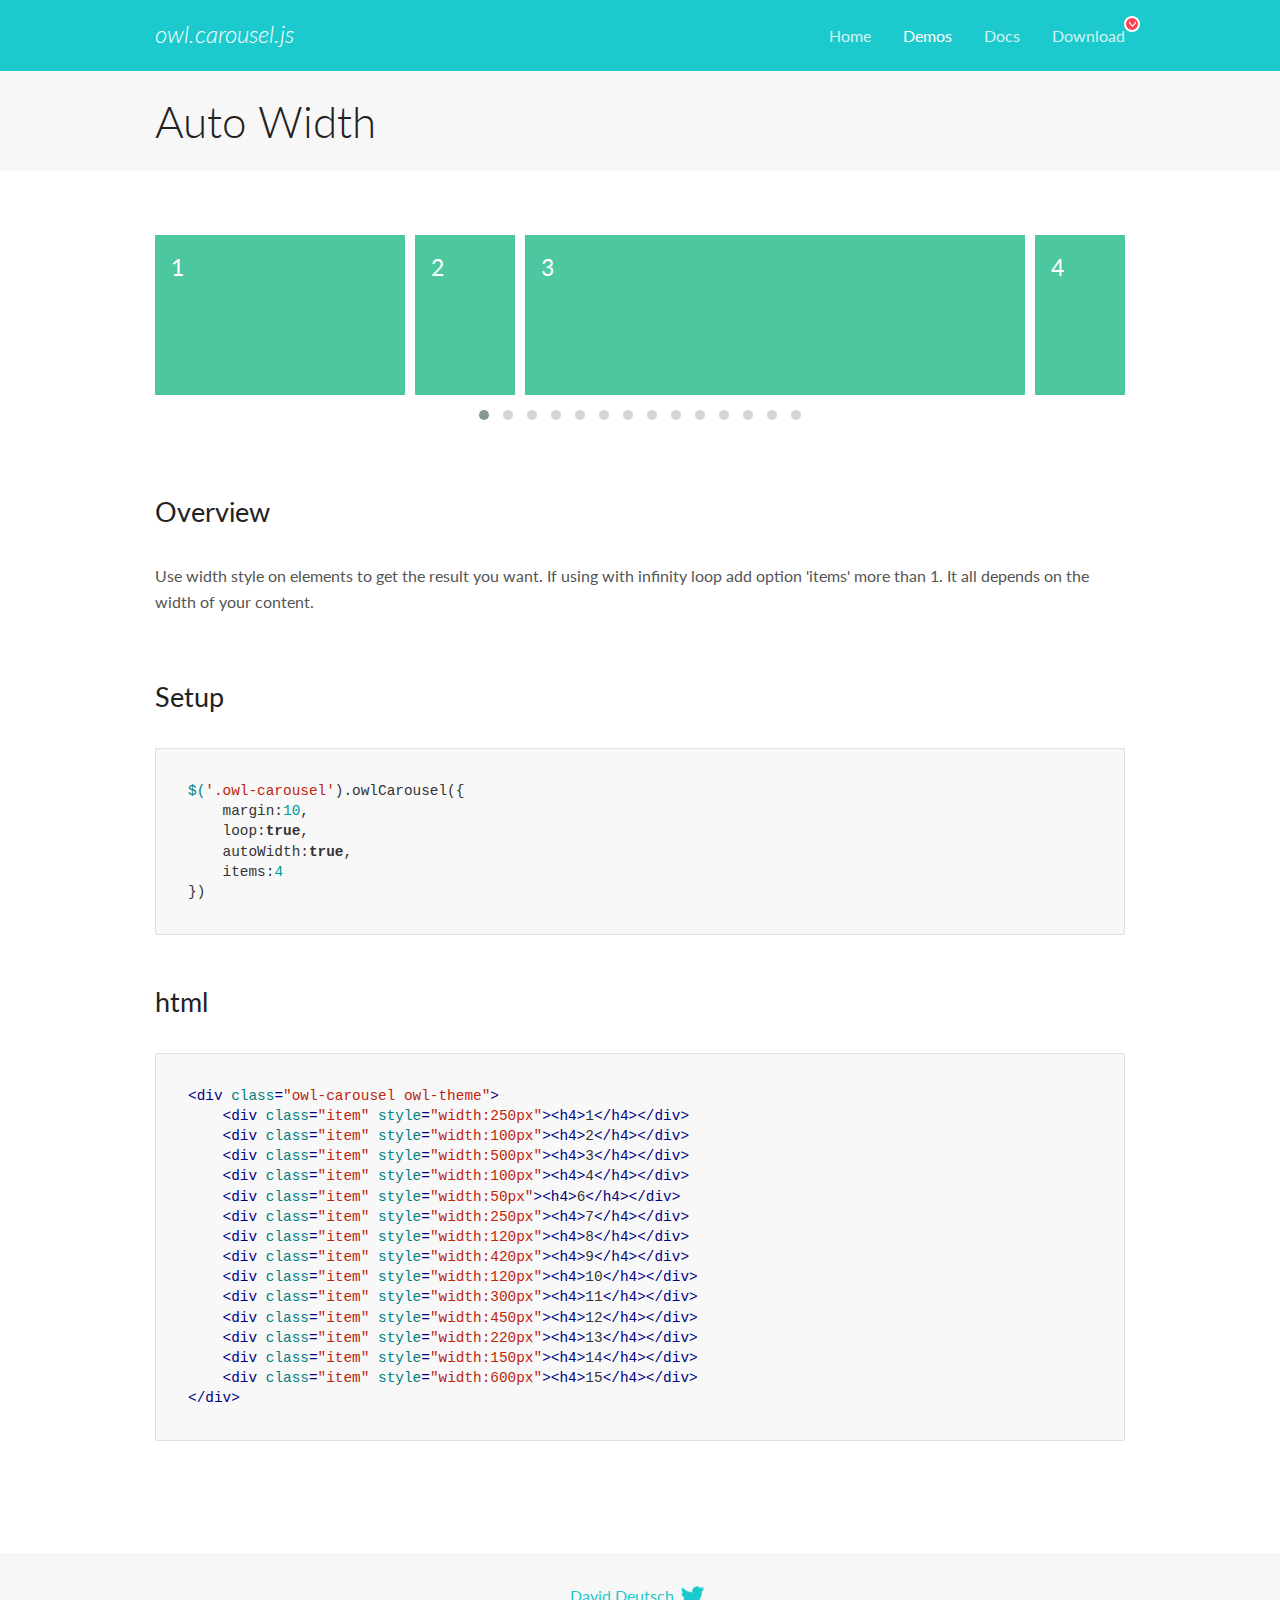
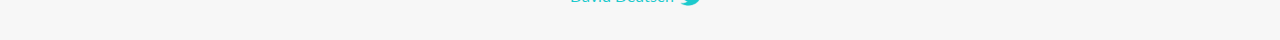
<file: owl-carousel/docs/demos/autowidth.html>
<!DOCTYPE html>
<html lang="en">
  <head>

    <!-- head -->
    <meta charset="utf-8">
    <meta name="msapplication-tap-highlight" content="no" />
    <meta name="viewport" content="width=device-width, initial-scale=1.0" />
    <meta name="description" content="Auto Width">
    <meta name="author" content="David Deutsch">
    <title>
      Auto Width Demo | Owl Carousel | 2.3.4
    </title>

    <!-- Stylesheets -->
    <link href='https://fonts.googleapis.com/css?family=Lato:300,400,700,400italic,300italic' rel='stylesheet' type='text/css'>
    <link rel="stylesheet" href="../assets/css/docs.theme.min.css">

    <!-- Owl Stylesheets -->
    <link rel="stylesheet" href="../assets/owlcarousel/assets/owl.carousel.min.css">
    <link rel="stylesheet" href="../assets/owlcarousel/assets/owl.theme.default.min.css">

    <!-- HTML5 shim and Respond.js IE8 support of HTML5 elements and media queries -->

    <!--[if lt IE 9]>
      <script src="https://oss.maxcdn.com/libs/html5shiv/3.7.0/html5shiv.js"></script>
      <script src="https://oss.maxcdn.com/libs/respond.js/1.3.0/respond.min.js"></script>
    <![endif]-->

    <!-- Favicons -->
    <link rel="apple-touch-icon-precomposed" sizes="144x144" href="../assets/ico/apple-touch-icon-144-precomposed.png">
    <link rel="shortcut icon" href="../assets/ico/favicon.png">
    <link rel="shortcut icon" href="favicon.ico">

    <!-- Yeah i know js should not be in header. Its required for demos.-->

    <!-- javascript -->
    <script src="../assets/vendors/jquery.min.js"></script>
    <script src="../assets/owlcarousel/owl.carousel.js"></script>
  </head>
  <body>

    <!-- header -->
    <header class="header">
      <div class="row">
        <div class="large-12 columns">
          <div class="brand left">
            <h3>
              <a href="/OwlCarousel2/">owl.carousel.js</a> 
            </h3>
          </div>
          <a id="toggle-nav" class="right">
            <span></span> <span></span> <span></span> 
          </a> 
          <div class="nav-bar">
            <ul class="clearfix">
              <li> <a href="/OwlCarousel2/index.html">Home</a>  </li>
              <li class="active">
                <a href="/OwlCarousel2/demos/demos.html">Demos</a> 
              </li>
              <li> <a href="/OwlCarousel2/docs/started-welcome.html">Docs</a>  </li>
              <li>
                <a href="https://github.com/OwlCarousel2/OwlCarousel2/archive/2.3.4.zip">Download</a> 
                <span class="download"></span> 
              </li>
            </ul>
          </div>
        </div>
      </div>
    </header>

    <!-- title -->
    <section class="title">
      <div class="row">
        <div class="large-12 columns">
          <h1>Auto Width</h1>
        </div>
      </div>
    </section>

    <!--  Demos -->
    <section id="demos">
      <div class="row">
        <div class="large-12 columns">
          <div class="owl-carousel owl-theme">
            <div class="item" style="width:250px">
              <h4>1</h4>
            </div>
            <div class="item" style="width:100px">
              <h4>2</h4>
            </div>
            <div class="item" style="width:500px">
              <h4>3</h4>
            </div>
            <div class="item" style="width:100px">
              <h4>4</h4>
            </div>
            <div class="item" style="width:50px">
              <h4>6</h4>
            </div>
            <div class="item" style="width:250px">
              <h4>7</h4>
            </div>
            <div class="item" style="width:120px">
              <h4>8</h4>
            </div>
            <div class="item" style="width:420px">
              <h4>9</h4>
            </div>
            <div class="item" style="width:120px">
              <h4>10</h4>
            </div>
            <div class="item" style="width:300px">
              <h4>11</h4>
            </div>
            <div class="item" style="width:450px">
              <h4>12</h4>
            </div>
            <div class="item" style="width:220px">
              <h4>13</h4>
            </div>
            <div class="item" style="width:150px">
              <h4>14</h4>
            </div>
            <div class="item" style="width:600px">
              <h4>15</h4>
            </div>
          </div>
          <h3 id="overview">Overview</h3>
          <p>Use width style on elements to get the result you want. If using with infinity loop add option &#39;items&#39; more than 1. It all depends on the width of your content.</p>
          <h3 id="setup">Setup</h3>
          <pre><code>$(&#39;.owl-carousel&#39;).owlCarousel({
    margin:10,
    loop:true,
    autoWidth:true,
    items:4
})</code></pre>
          <h3 id="html">html</h3>
          <pre><code>&lt;div class=&quot;owl-carousel owl-theme&quot;&gt;
    &lt;div class=&quot;item&quot; style=&quot;width:250px&quot;&gt;&lt;h4&gt;1&lt;/h4&gt;&lt;/div&gt;
    &lt;div class=&quot;item&quot; style=&quot;width:100px&quot;&gt;&lt;h4&gt;2&lt;/h4&gt;&lt;/div&gt;
    &lt;div class=&quot;item&quot; style=&quot;width:500px&quot;&gt;&lt;h4&gt;3&lt;/h4&gt;&lt;/div&gt;
    &lt;div class=&quot;item&quot; style=&quot;width:100px&quot;&gt;&lt;h4&gt;4&lt;/h4&gt;&lt;/div&gt;
    &lt;div class=&quot;item&quot; style=&quot;width:50px&quot;&gt;&lt;h4&gt;6&lt;/h4&gt;&lt;/div&gt;
    &lt;div class=&quot;item&quot; style=&quot;width:250px&quot;&gt;&lt;h4&gt;7&lt;/h4&gt;&lt;/div&gt;
    &lt;div class=&quot;item&quot; style=&quot;width:120px&quot;&gt;&lt;h4&gt;8&lt;/h4&gt;&lt;/div&gt;
    &lt;div class=&quot;item&quot; style=&quot;width:420px&quot;&gt;&lt;h4&gt;9&lt;/h4&gt;&lt;/div&gt;
    &lt;div class=&quot;item&quot; style=&quot;width:120px&quot;&gt;&lt;h4&gt;10&lt;/h4&gt;&lt;/div&gt;
    &lt;div class=&quot;item&quot; style=&quot;width:300px&quot;&gt;&lt;h4&gt;11&lt;/h4&gt;&lt;/div&gt;
    &lt;div class=&quot;item&quot; style=&quot;width:450px&quot;&gt;&lt;h4&gt;12&lt;/h4&gt;&lt;/div&gt;
    &lt;div class=&quot;item&quot; style=&quot;width:220px&quot;&gt;&lt;h4&gt;13&lt;/h4&gt;&lt;/div&gt;
    &lt;div class=&quot;item&quot; style=&quot;width:150px&quot;&gt;&lt;h4&gt;14&lt;/h4&gt;&lt;/div&gt;
    &lt;div class=&quot;item&quot; style=&quot;width:600px&quot;&gt;&lt;h4&gt;15&lt;/h4&gt;&lt;/div&gt;
&lt;/div&gt;</code></pre>
          <script>
            $(document).ready(function() {
              $('.owl-carousel').owlCarousel({
                margin: 10,
                loop: true,
                autoWidth: true,
                items: 4
              })
            })
          </script>
        </div>
      </div>
    </section>

    <!-- footer -->
    <footer class="footer">
      <div class="row">
        <div class="large-12 columns">
          <h5>
            <a href="/OwlCarousel2/docs/support-contact.html">David Deutsch</a> 
            <a id="custom-tweet-button" href="https://twitter.com/share?url=https://github.com/OwlCarousel2/OwlCarousel2&text=Owl Carousel - This is so awesome! " target="_blank"></a> 
          </h5>
        </div>
      </div>
    </footer>

    <!-- vendors -->
    <script src="../assets/vendors/highlight.js"></script>
    <script src="../assets/js/app.js"></script>
  </body>
</html>
</file>
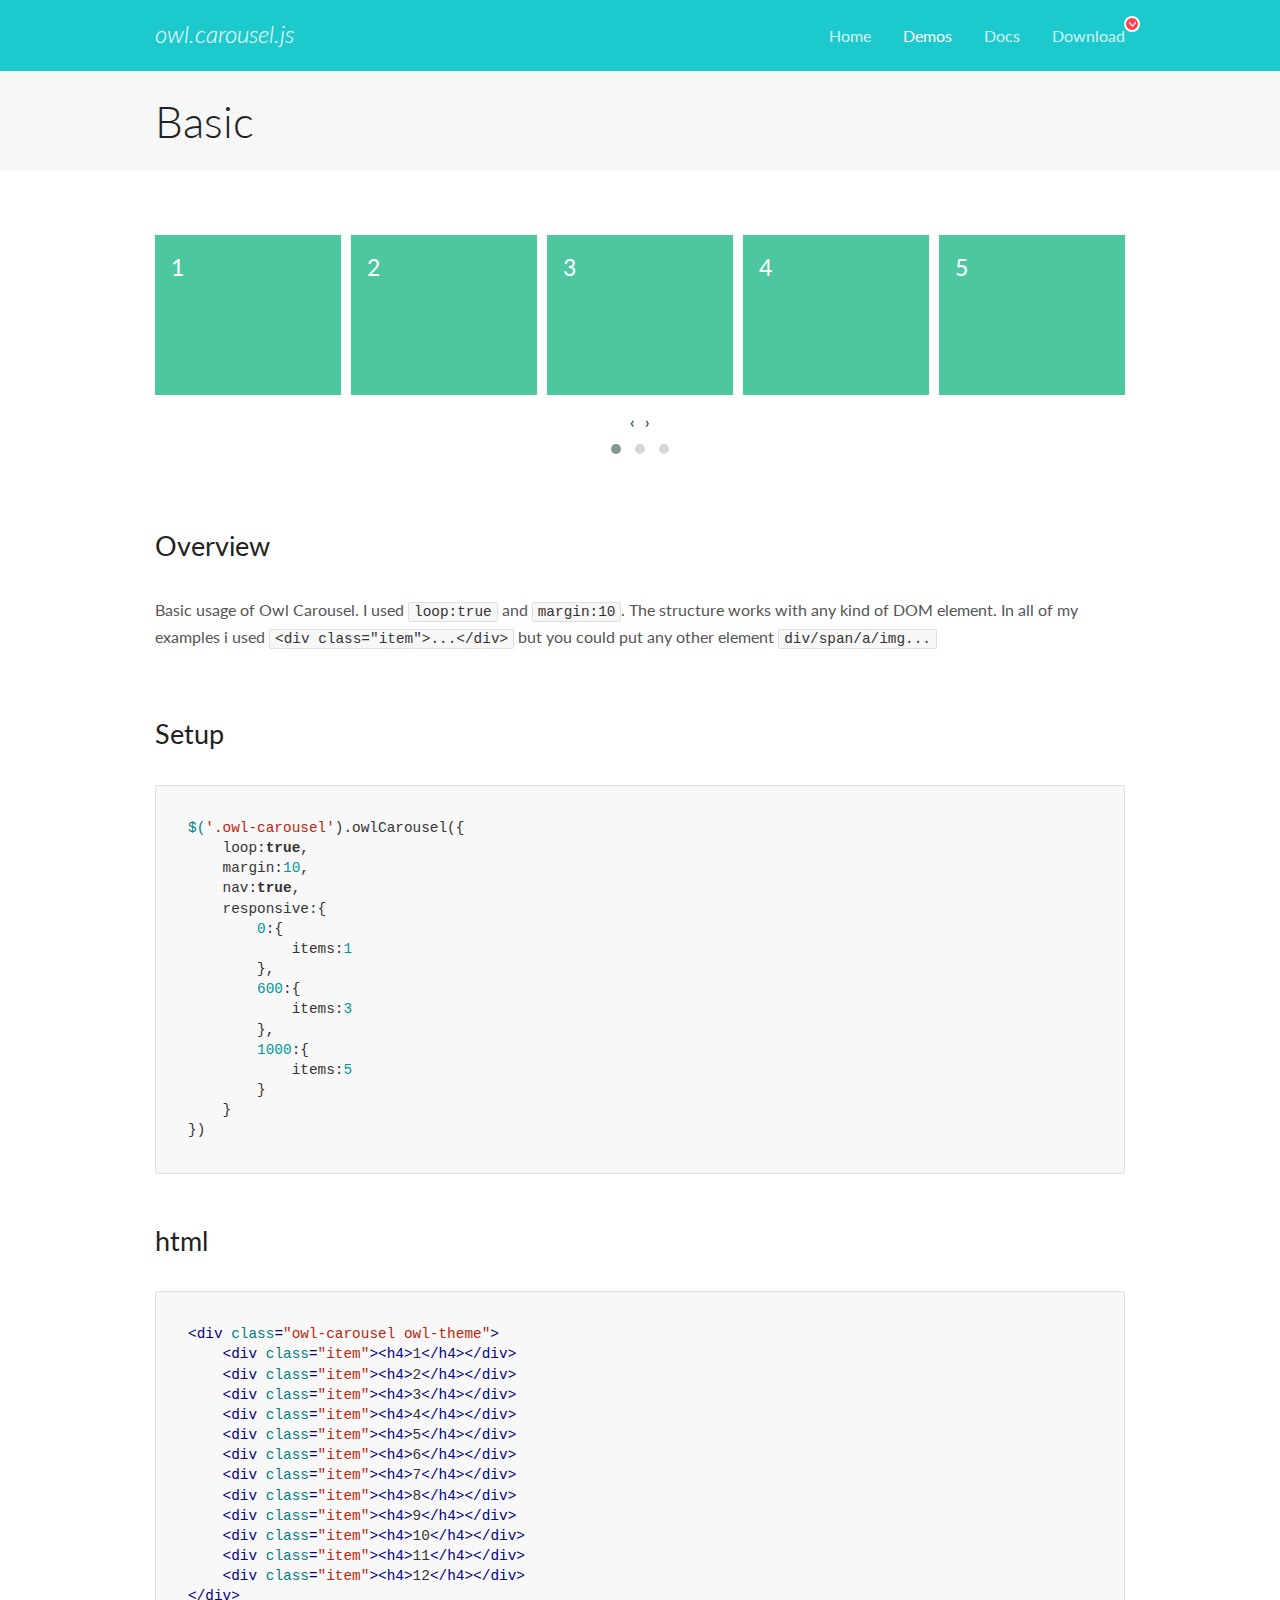
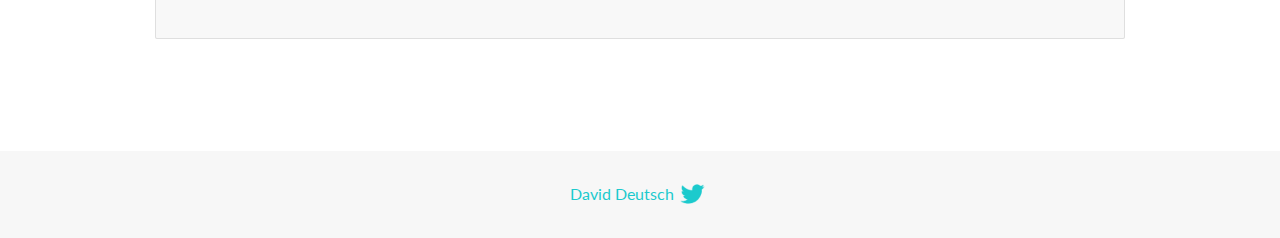
<file: owl-carousel/docs/demos/basic.html>
<!DOCTYPE html>
<html lang="en">
  <head>

    <!-- head -->
    <meta charset="utf-8">
    <meta name="msapplication-tap-highlight" content="no" />
    <meta name="viewport" content="width=device-width, initial-scale=1.0" />
    <meta name="description" content="Basic usage demo">
    <meta name="author" content="David Deutsch">
    <title>
      Basic Demo | Owl Carousel | 2.3.4
    </title>

    <!-- Stylesheets -->
    <link href='https://fonts.googleapis.com/css?family=Lato:300,400,700,400italic,300italic' rel='stylesheet' type='text/css'>
    <link rel="stylesheet" href="../assets/css/docs.theme.min.css">

    <!-- Owl Stylesheets -->
    <link rel="stylesheet" href="../assets/owlcarousel/assets/owl.carousel.min.css">
    <link rel="stylesheet" href="../assets/owlcarousel/assets/owl.theme.default.min.css">

    <!-- HTML5 shim and Respond.js IE8 support of HTML5 elements and media queries -->

    <!--[if lt IE 9]>
      <script src="https://oss.maxcdn.com/libs/html5shiv/3.7.0/html5shiv.js"></script>
      <script src="https://oss.maxcdn.com/libs/respond.js/1.3.0/respond.min.js"></script>
    <![endif]-->

    <!-- Favicons -->
    <link rel="apple-touch-icon-precomposed" sizes="144x144" href="../assets/ico/apple-touch-icon-144-precomposed.png">
    <link rel="shortcut icon" href="../assets/ico/favicon.png">
    <link rel="shortcut icon" href="favicon.ico">

    <!-- Yeah i know js should not be in header. Its required for demos.-->

    <!-- javascript -->
    <script src="../assets/vendors/jquery.min.js"></script>
    <script src="../assets/owlcarousel/owl.carousel.js"></script>
  </head>
  <body>

    <!-- header -->
    <header class="header">
      <div class="row">
        <div class="large-12 columns">
          <div class="brand left">
            <h3>
              <a href="/OwlCarousel2/">owl.carousel.js</a> 
            </h3>
          </div>
          <a id="toggle-nav" class="right">
            <span></span> <span></span> <span></span> 
          </a> 
          <div class="nav-bar">
            <ul class="clearfix">
              <li> <a href="/OwlCarousel2/index.html">Home</a>  </li>
              <li class="active">
                <a href="/OwlCarousel2/demos/demos.html">Demos</a> 
              </li>
              <li> <a href="/OwlCarousel2/docs/started-welcome.html">Docs</a>  </li>
              <li>
                <a href="https://github.com/OwlCarousel2/OwlCarousel2/archive/2.3.4.zip">Download</a> 
                <span class="download"></span> 
              </li>
            </ul>
          </div>
        </div>
      </div>
    </header>

    <!-- title -->
    <section class="title">
      <div class="row">
        <div class="large-12 columns">
          <h1>Basic</h1>
        </div>
      </div>
    </section>

    <!--  Demos -->
    <section id="demos">
      <div class="row">
        <div class="large-12 columns">
          <div class="owl-carousel owl-theme">
            <div class="item">
              <h4>1</h4>
            </div>
            <div class="item">
              <h4>2</h4>
            </div>
            <div class="item">
              <h4>3</h4>
            </div>
            <div class="item">
              <h4>4</h4>
            </div>
            <div class="item">
              <h4>5</h4>
            </div>
            <div class="item">
              <h4>6</h4>
            </div>
            <div class="item">
              <h4>7</h4>
            </div>
            <div class="item">
              <h4>8</h4>
            </div>
            <div class="item">
              <h4>9</h4>
            </div>
            <div class="item">
              <h4>10</h4>
            </div>
            <div class="item">
              <h4>11</h4>
            </div>
            <div class="item">
              <h4>12</h4>
            </div>
          </div>
          <h3 id="overview">Overview</h3>
          <p>Basic usage of Owl Carousel. I used <code>loop:true</code> and <code>margin:10</code>. The structure works with any kind of DOM element. In all of my examples i used <code>&lt;div class=&quot;item&quot;&gt;...&lt;/div&gt;</code> but you could
            put any other element <code>div/span/a/img...</code></p>
          <h3 id="setup">Setup</h3>
          <pre><code>$(&#39;.owl-carousel&#39;).owlCarousel({
    loop:true,
    margin:10,
    nav:true,
    responsive:{
        0:{
            items:1
        },
        600:{
            items:3
        },
        1000:{
            items:5
        }
    }
})</code></pre>
          <h3 id="html">html</h3>
          <pre><code>&lt;div class=&quot;owl-carousel owl-theme&quot;&gt;
    &lt;div class=&quot;item&quot;&gt;&lt;h4&gt;1&lt;/h4&gt;&lt;/div&gt;
    &lt;div class=&quot;item&quot;&gt;&lt;h4&gt;2&lt;/h4&gt;&lt;/div&gt;
    &lt;div class=&quot;item&quot;&gt;&lt;h4&gt;3&lt;/h4&gt;&lt;/div&gt;
    &lt;div class=&quot;item&quot;&gt;&lt;h4&gt;4&lt;/h4&gt;&lt;/div&gt;
    &lt;div class=&quot;item&quot;&gt;&lt;h4&gt;5&lt;/h4&gt;&lt;/div&gt;
    &lt;div class=&quot;item&quot;&gt;&lt;h4&gt;6&lt;/h4&gt;&lt;/div&gt;
    &lt;div class=&quot;item&quot;&gt;&lt;h4&gt;7&lt;/h4&gt;&lt;/div&gt;
    &lt;div class=&quot;item&quot;&gt;&lt;h4&gt;8&lt;/h4&gt;&lt;/div&gt;
    &lt;div class=&quot;item&quot;&gt;&lt;h4&gt;9&lt;/h4&gt;&lt;/div&gt;
    &lt;div class=&quot;item&quot;&gt;&lt;h4&gt;10&lt;/h4&gt;&lt;/div&gt;
    &lt;div class=&quot;item&quot;&gt;&lt;h4&gt;11&lt;/h4&gt;&lt;/div&gt;
    &lt;div class=&quot;item&quot;&gt;&lt;h4&gt;12&lt;/h4&gt;&lt;/div&gt;
&lt;/div&gt;</code></pre>
          <script>
            $(document).ready(function() {
              var owl = $('.owl-carousel');
              owl.owlCarousel({
                margin: 10,
                nav: true,
                loop: true,
                responsive: {
                  0: {
                    items: 1
                  },
                  600: {
                    items: 3
                  },
                  1000: {
                    items: 5
                  }
                }
              })
            })
          </script>
        </div>
      </div>
    </section>

    <!-- footer -->
    <footer class="footer">
      <div class="row">
        <div class="large-12 columns">
          <h5>
            <a href="/OwlCarousel2/docs/support-contact.html">David Deutsch</a> 
            <a id="custom-tweet-button" href="https://twitter.com/share?url=https://github.com/OwlCarousel2/OwlCarousel2&text=Owl Carousel - This is so awesome! " target="_blank"></a> 
          </h5>
        </div>
      </div>
    </footer>

    <!-- vendors -->
    <script src="../assets/vendors/highlight.js"></script>
    <script src="../assets/js/app.js"></script>
  </body>
</html>
</file>
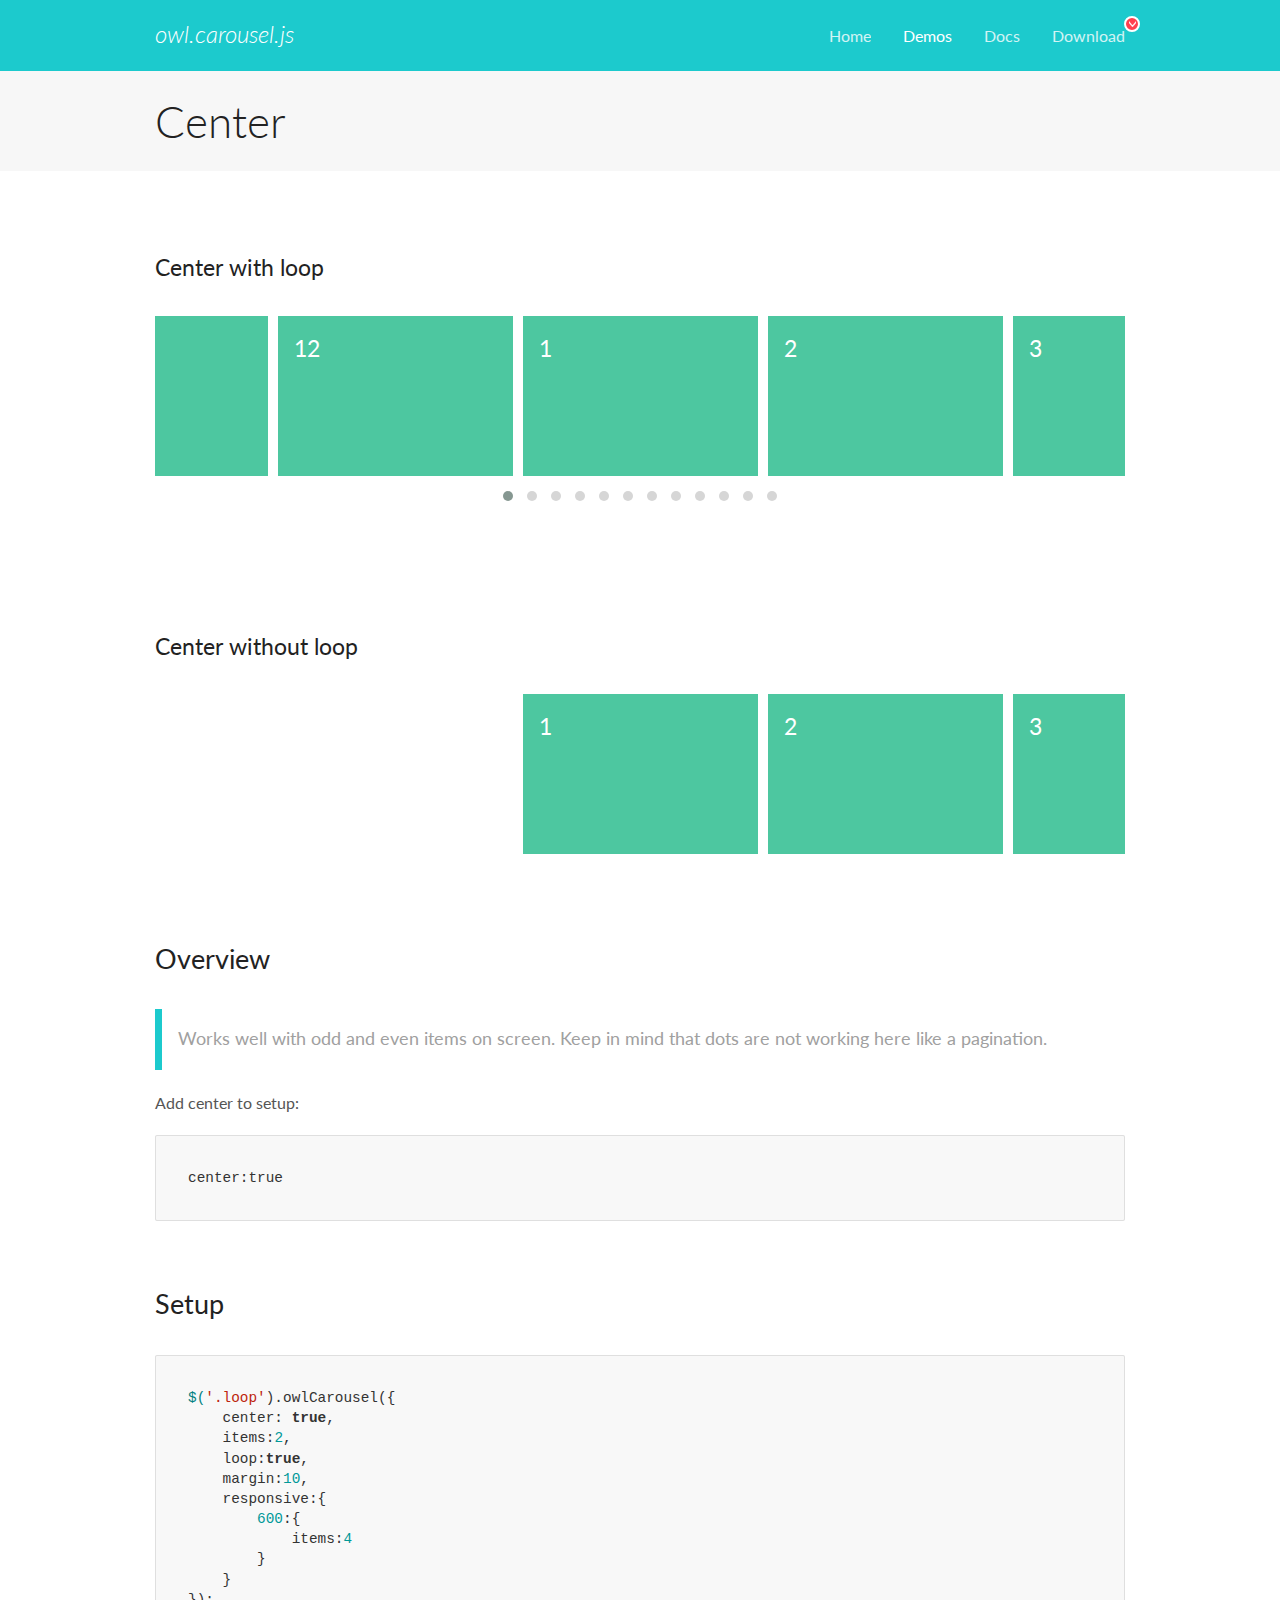
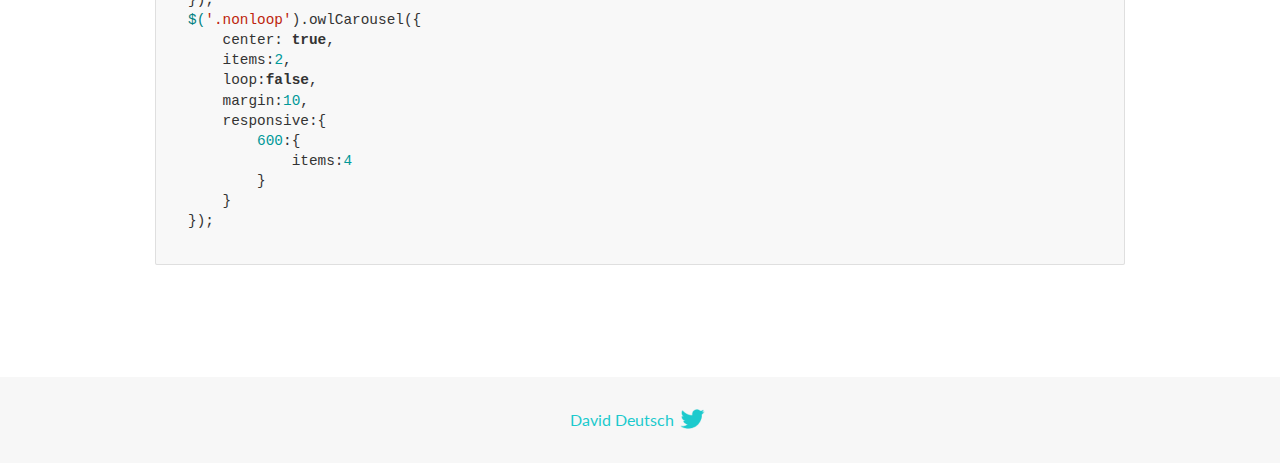
<file: owl-carousel/docs/demos/center.html>
<!DOCTYPE html>
<html lang="en">
  <head>

    <!-- head -->
    <meta charset="utf-8">
    <meta name="msapplication-tap-highlight" content="no" />
    <meta name="viewport" content="width=device-width, initial-scale=1.0" />
    <meta name="description" content="Center carousel">
    <meta name="author" content="David Deutsch">
    <title>
      Center Demo | Owl Carousel | 2.3.4
    </title>

    <!-- Stylesheets -->
    <link href='https://fonts.googleapis.com/css?family=Lato:300,400,700,400italic,300italic' rel='stylesheet' type='text/css'>
    <link rel="stylesheet" href="../assets/css/docs.theme.min.css">

    <!-- Owl Stylesheets -->
    <link rel="stylesheet" href="../assets/owlcarousel/assets/owl.carousel.min.css">
    <link rel="stylesheet" href="../assets/owlcarousel/assets/owl.theme.default.min.css">

    <!-- HTML5 shim and Respond.js IE8 support of HTML5 elements and media queries -->

    <!--[if lt IE 9]>
      <script src="https://oss.maxcdn.com/libs/html5shiv/3.7.0/html5shiv.js"></script>
      <script src="https://oss.maxcdn.com/libs/respond.js/1.3.0/respond.min.js"></script>
    <![endif]-->

    <!-- Favicons -->
    <link rel="apple-touch-icon-precomposed" sizes="144x144" href="../assets/ico/apple-touch-icon-144-precomposed.png">
    <link rel="shortcut icon" href="../assets/ico/favicon.png">
    <link rel="shortcut icon" href="favicon.ico">

    <!-- Yeah i know js should not be in header. Its required for demos.-->

    <!-- javascript -->
    <script src="../assets/vendors/jquery.min.js"></script>
    <script src="../assets/owlcarousel/owl.carousel.js"></script>
  </head>
  <body>

    <!-- header -->
    <header class="header">
      <div class="row">
        <div class="large-12 columns">
          <div class="brand left">
            <h3>
              <a href="/OwlCarousel2/">owl.carousel.js</a> 
            </h3>
          </div>
          <a id="toggle-nav" class="right">
            <span></span> <span></span> <span></span> 
          </a> 
          <div class="nav-bar">
            <ul class="clearfix">
              <li> <a href="/OwlCarousel2/index.html">Home</a>  </li>
              <li class="active">
                <a href="/OwlCarousel2/demos/demos.html">Demos</a> 
              </li>
              <li> <a href="/OwlCarousel2/docs/started-welcome.html">Docs</a>  </li>
              <li>
                <a href="https://github.com/OwlCarousel2/OwlCarousel2/archive/2.3.4.zip">Download</a> 
                <span class="download"></span> 
              </li>
            </ul>
          </div>
        </div>
      </div>
    </header>

    <!-- title -->
    <section class="title">
      <div class="row">
        <div class="large-12 columns">
          <h1>Center</h1>
        </div>
      </div>
    </section>

    <!--  Demos -->
    <section id="demos">
      <div class="row">
        <div class="large-12 columns">
          <h4 id="center-with-loop">Center with loop</h4>
          <div class="loop owl-carousel owl-theme">
            <div class="item">
              <h4>1</h4>
            </div>
            <div class="item">
              <h4>2</h4>
            </div>
            <div class="item">
              <h4>3</h4>
            </div>
            <div class="item">
              <h4>4</h4>
            </div>
            <div class="item">
              <h4>5</h4>
            </div>
            <div class="item">
              <h4>6</h4>
            </div>
            <div class="item">
              <h4>7</h4>
            </div>
            <div class="item">
              <h4>8</h4>
            </div>
            <div class="item">
              <h4>9</h4>
            </div>
            <div class="item">
              <h4>10</h4>
            </div>
            <div class="item">
              <h4>11</h4>
            </div>
            <div class="item">
              <h4>12</h4>
            </div>
          </div>
          <br>
          <h4 id="center-without-loop">Center without loop</h4>
          <div class="nonloop owl-carousel">
            <div class="item">
              <h4>1</h4>
            </div>
            <div class="item">
              <h4>2</h4>
            </div>
            <div class="item">
              <h4>3</h4>
            </div>
            <div class="item">
              <h4>4</h4>
            </div>
            <div class="item">
              <h4>5</h4>
            </div>
            <div class="item">
              <h4>6</h4>
            </div>
            <div class="item">
              <h4>7</h4>
            </div>
            <div class="item">
              <h4>8</h4>
            </div>
            <div class="item">
              <h4>9</h4>
            </div>
            <div class="item">
              <h4>10</h4>
            </div>
            <div class="item">
              <h4>11</h4>
            </div>
            <div class="item">
              <h4>12</h4>
            </div>
          </div>
          <h3 id="overview">Overview</h3>
          <blockquote>
            <p>Works well with odd and even items on screen. Keep in mind that dots are not working here like a pagination.</p>
          </blockquote>
          <p>Add center to setup:</p>
          <pre><code>center:true</code></pre>
          <h3 id="setup">Setup</h3>
          <pre><code>$(&#39;.loop&#39;).owlCarousel({
    center: true,
    items:2,
    loop:true,
    margin:10,
    responsive:{
        600:{
            items:4
        }
    }
});
$(&#39;.nonloop&#39;).owlCarousel({
    center: true,
    items:2,
    loop:false,
    margin:10,
    responsive:{
        600:{
            items:4
        }
    }
});</code></pre>
          <script>
            jQuery(document).ready(function($) {
              $('.loop').owlCarousel({
                center: true,
                items: 2,
                loop: true,
                margin: 10,
                responsive: {
                  600: {
                    items: 4
                  }
                }
              });
              $('.nonloop').owlCarousel({
                center: true,
                items: 2,
                loop: false,
                margin: 10,
                responsive: {
                  600: {
                    items: 4
                  }
                }
              });
            });
          </script>
        </div>
      </div>
    </section>

    <!-- footer -->
    <footer class="footer">
      <div class="row">
        <div class="large-12 columns">
          <h5>
            <a href="/OwlCarousel2/docs/support-contact.html">David Deutsch</a> 
            <a id="custom-tweet-button" href="https://twitter.com/share?url=https://github.com/OwlCarousel2/OwlCarousel2&text=Owl Carousel - This is so awesome! " target="_blank"></a> 
          </h5>
        </div>
      </div>
    </footer>

    <!-- vendors -->
    <script src="../assets/vendors/highlight.js"></script>
    <script src="../assets/js/app.js"></script>
  </body>
</html>
</file>
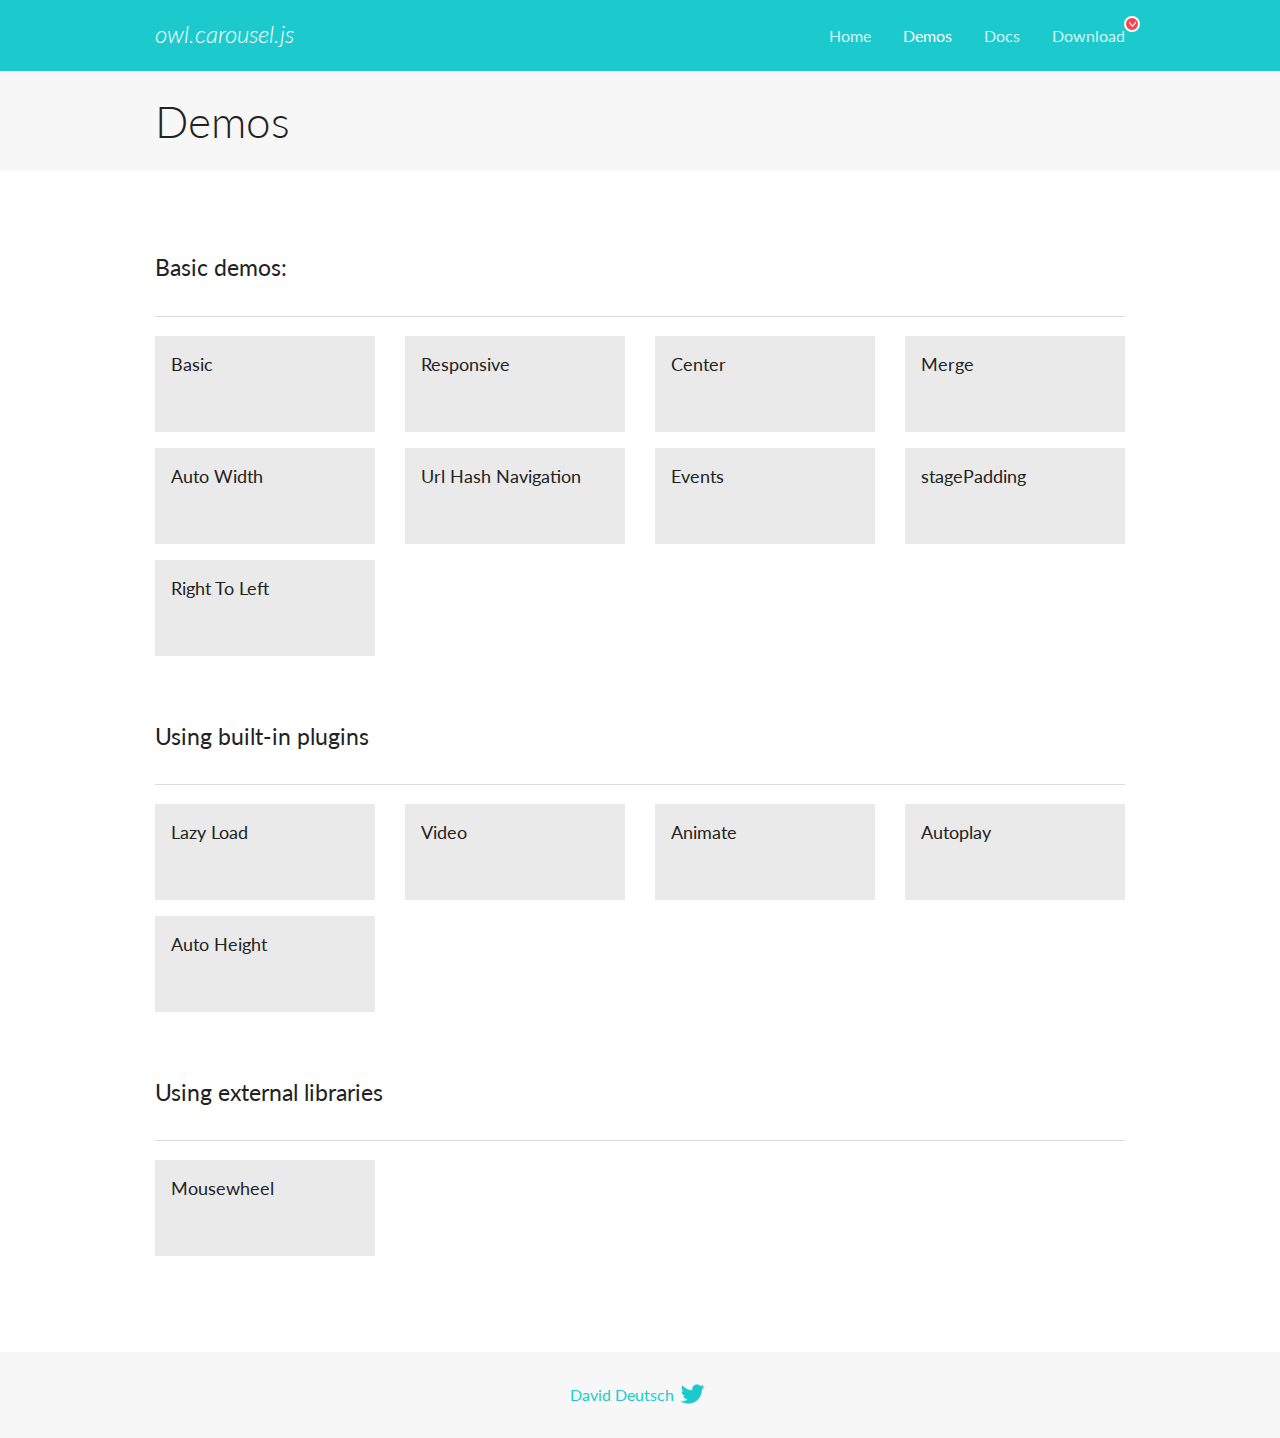
<file: owl-carousel/docs/demos/demos.html>
<!DOCTYPE html>
<html lang="en">
  <head>

    <!-- head -->
    <meta charset="utf-8">
    <meta name="msapplication-tap-highlight" content="no" />
    <meta name="viewport" content="width=device-width, initial-scale=1.0" />
    <meta name="description" content="A list of Owl Carousel examples.">
    <meta name="author" content="David Deutsch">
    <title>
      Demos | Owl Carousel | 2.3.4
    </title>

    <!-- Stylesheets -->
    <link href='https://fonts.googleapis.com/css?family=Lato:300,400,700,400italic,300italic' rel='stylesheet' type='text/css'>
    <link rel="stylesheet" href="../assets/css/docs.theme.min.css">

    <!-- Owl Stylesheets -->
    <link rel="stylesheet" href="../assets/owlcarousel/assets/owl.carousel.min.css">
    <link rel="stylesheet" href="../assets/owlcarousel/assets/owl.theme.default.min.css">

    <!-- HTML5 shim and Respond.js IE8 support of HTML5 elements and media queries -->

    <!--[if lt IE 9]>
      <script src="https://oss.maxcdn.com/libs/html5shiv/3.7.0/html5shiv.js"></script>
      <script src="https://oss.maxcdn.com/libs/respond.js/1.3.0/respond.min.js"></script>
    <![endif]-->

    <!-- Favicons -->
    <link rel="apple-touch-icon-precomposed" sizes="144x144" href="../assets/ico/apple-touch-icon-144-precomposed.png">
    <link rel="shortcut icon" href="../assets/ico/favicon.png">
    <link rel="shortcut icon" href="favicon.ico">

    <!-- Yeah i know js should not be in header. Its required for demos.-->

    <!-- javascript -->
    <script src="../assets/vendors/jquery.min.js"></script>
    <script src="../assets/owlcarousel/owl.carousel.js"></script>
  </head>
  <body>

    <!-- header -->
    <header class="header">
      <div class="row">
        <div class="large-12 columns">
          <div class="brand left">
            <h3>
              <a href="/OwlCarousel2/">owl.carousel.js</a> 
            </h3>
          </div>
          <a id="toggle-nav" class="right">
            <span></span> <span></span> <span></span> 
          </a> 
          <div class="nav-bar">
            <ul class="clearfix">
              <li> <a href="/OwlCarousel2/index.html">Home</a>  </li>
              <li class="active">
                <a href="/OwlCarousel2/demos/demos.html">Demos</a> 
              </li>
              <li> <a href="/OwlCarousel2/docs/started-welcome.html">Docs</a>  </li>
              <li>
                <a href="https://github.com/OwlCarousel2/OwlCarousel2/archive/2.3.4.zip">Download</a> 
                <span class="download"></span> 
              </li>
            </ul>
          </div>
        </div>
      </div>
    </header>

    <!-- title -->
    <section class="title">
      <div class="row">
        <div class="large-12 columns">
          <h1>Demos</h1>
        </div>
      </div>
    </section>

    <!--  Demos -->
    <section id="demos">
      <div class="row">
        <div class="large-12 columns">
          <h4 id="basic-demos-">Basic demos:</h4>
          <hr>
          <div class="demo-list">
            <div class="row">
              <div class="small-6 medium-4 large-3 columns">
                <a href="basic.html" class="demo-block">
                  <h5>Basic </h5>
                </a> 
              </div>
              <div class="small-6 medium-4 large-3 columns">
                <a href="responsive.html" class="demo-block">
                  <h5>Responsive </h5>
                </a> 
              </div>
              <div class="small-6 medium-4 large-3 columns">
                <a href="center.html" class="demo-block">
                  <h5>Center </h5>
                </a> 
              </div>
              <div class="small-6 medium-4 large-3 columns">
                <a href="merge.html" class="demo-block">
                  <h5>Merge </h5>
                </a> 
              </div>
              <div class="small-6 medium-4 large-3 columns">
                <a href="autowidth.html" class="demo-block">
                  <h5>Auto Width </h5>
                </a> 
              </div>
              <div class="small-6 medium-4 large-3 columns">
                <a href="urlhashnav.html" class="demo-block">
                  <h5>Url Hash Navigation </h5>
                </a> 
              </div>
              <div class="small-6 medium-4 large-3 columns">
                <a href="events.html" class="demo-block">
                  <h5>Events </h5>
                </a> 
              </div>
              <div class="small-6 medium-4 large-3 columns">
                <a href="stagepadding.html" class="demo-block">
                  <h5>stagePadding </h5>
                </a> 
              </div>
              <div class="small-6 medium-4 large-3 columns">
                <a href="rtl.html" class="demo-block">
                  <h5>Right To Left </h5>
                </a> 
              </div>
            </div>
          </div>
          <h4 id="using-built-in-plugins">Using built-in plugins</h4>
          <hr>
          <div class="demo-list">
            <div class="row">
              <div class="small-6 medium-4 large-3 columns">
                <a href="lazyLoad.html" class="demo-block">
                  <h5>Lazy Load </h5>
                </a> 
              </div>
              <div class="small-6 medium-4 large-3 columns">
                <a href="video.html" class="demo-block">
                  <h5>Video </h5>
                </a> 
              </div>
              <div class="small-6 medium-4 large-3 columns">
                <a href="animate.html" class="demo-block">
                  <h5>Animate </h5>
                </a> 
              </div>
              <div class="small-6 medium-4 large-3 columns">
                <a href="autoplay.html" class="demo-block">
                  <h5>Autoplay </h5>
                </a> 
              </div>
              <div class="small-6 medium-4 large-3 columns">
                <a href="autoheight.html" class="demo-block">
                  <h5>Auto Height </h5>
                </a> 
              </div>
            </div>
          </div>
          <h4 id="using-external-libraries">Using external libraries</h4>
          <hr>
          <div class="demo-list">
            <div class="row">
              <div class="small-6 medium-4 large-3 columns">
                <a href="mousewheel.html" class="demo-block">
                  <h5>Mousewheel </h5>
                </a> 
              </div>
            </div>
          </div>
        </div>
      </div>
    </section>

    <!-- footer -->
    <footer class="footer">
      <div class="row">
        <div class="large-12 columns">
          <h5>
            <a href="/OwlCarousel2/docs/support-contact.html">David Deutsch</a> 
            <a id="custom-tweet-button" href="https://twitter.com/share?url=https://github.com/OwlCarousel2/OwlCarousel2&text=Owl Carousel - This is so awesome! " target="_blank"></a> 
          </h5>
        </div>
      </div>
    </footer>

    <!-- vendors -->
    <script src="../assets/vendors/highlight.js"></script>
    <script src="../assets/js/app.js"></script>
  </body>
</html>
</file>
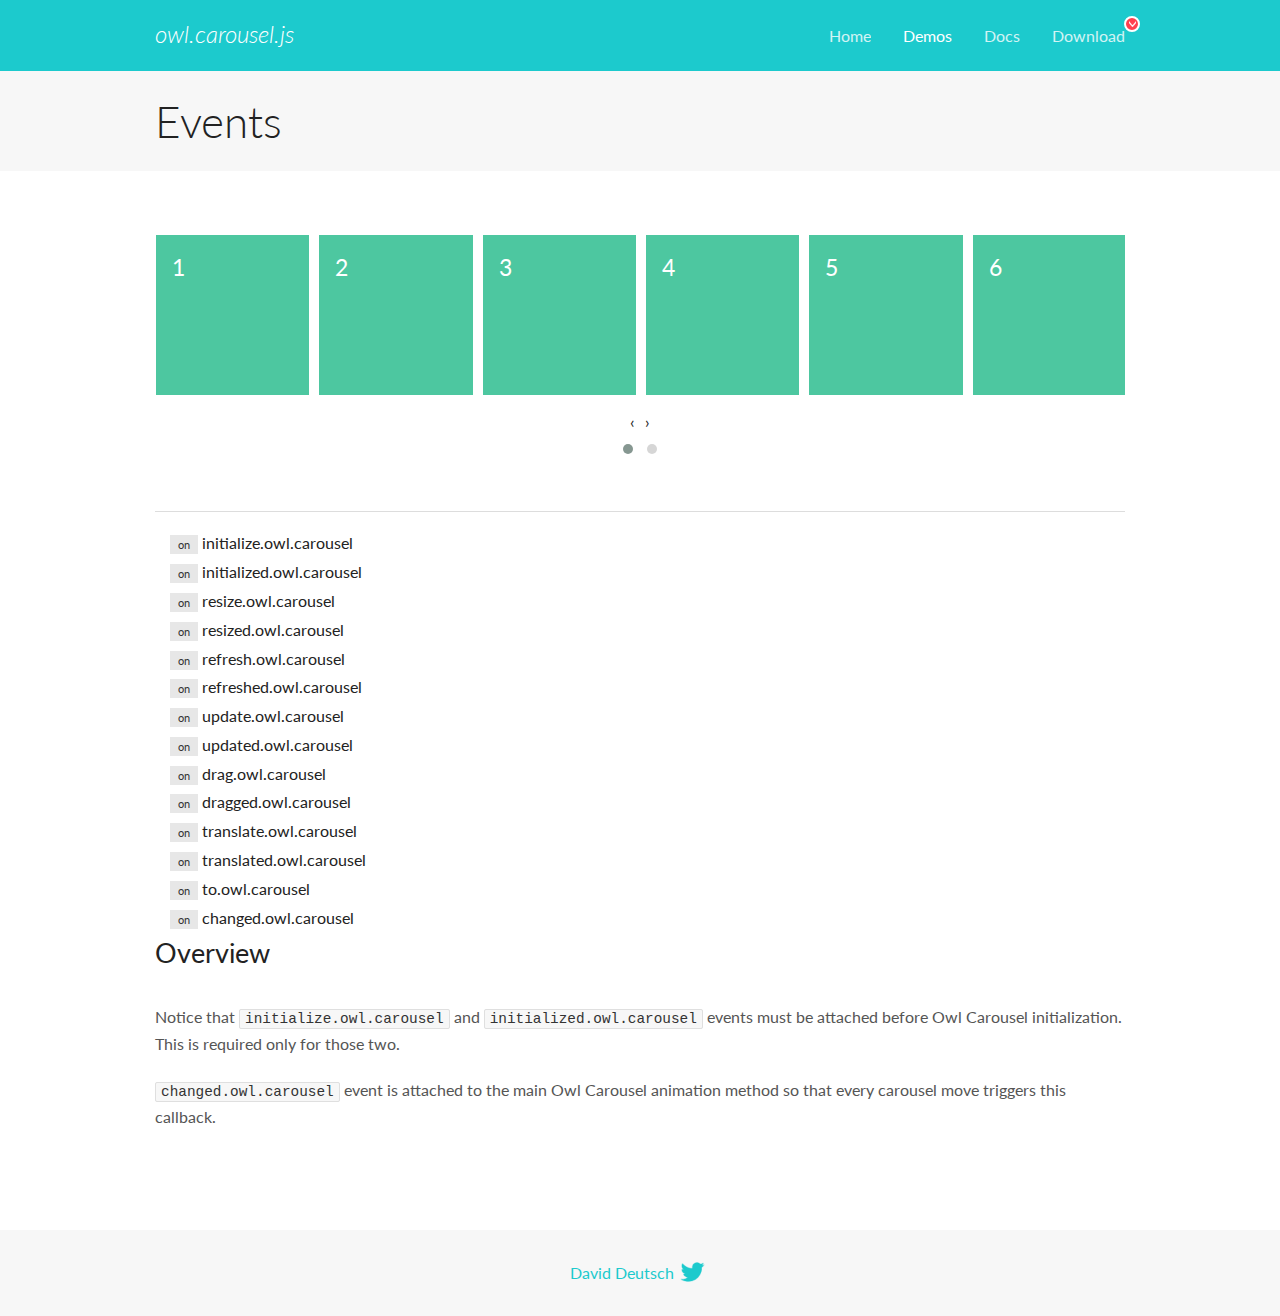
<file: owl-carousel/docs/demos/events.html>
<!DOCTYPE html>
<html lang="en">
  <head>

    <!-- head -->
    <meta charset="utf-8">
    <meta name="msapplication-tap-highlight" content="no" />
    <meta name="viewport" content="width=device-width, initial-scale=1.0" />
    <meta name="description" content="Events usage demo">
    <meta name="author" content="David Deutsch">
    <title>
      Events Demo | Owl Carousel | 2.3.4
    </title>

    <!-- Stylesheets -->
    <link href='https://fonts.googleapis.com/css?family=Lato:300,400,700,400italic,300italic' rel='stylesheet' type='text/css'>
    <link rel="stylesheet" href="../assets/css/docs.theme.min.css">

    <!-- Owl Stylesheets -->
    <link rel="stylesheet" href="../assets/owlcarousel/assets/owl.carousel.min.css">
    <link rel="stylesheet" href="../assets/owlcarousel/assets/owl.theme.default.min.css">

    <!-- HTML5 shim and Respond.js IE8 support of HTML5 elements and media queries -->

    <!--[if lt IE 9]>
      <script src="https://oss.maxcdn.com/libs/html5shiv/3.7.0/html5shiv.js"></script>
      <script src="https://oss.maxcdn.com/libs/respond.js/1.3.0/respond.min.js"></script>
    <![endif]-->

    <!-- Favicons -->
    <link rel="apple-touch-icon-precomposed" sizes="144x144" href="../assets/ico/apple-touch-icon-144-precomposed.png">
    <link rel="shortcut icon" href="../assets/ico/favicon.png">
    <link rel="shortcut icon" href="favicon.ico">

    <!-- Yeah i know js should not be in header. Its required for demos.-->

    <!-- javascript -->
    <script src="../assets/vendors/jquery.min.js"></script>
    <script src="../assets/owlcarousel/owl.carousel.js"></script>
  </head>
  <body>

    <!-- header -->
    <header class="header">
      <div class="row">
        <div class="large-12 columns">
          <div class="brand left">
            <h3>
              <a href="/OwlCarousel2/">owl.carousel.js</a> 
            </h3>
          </div>
          <a id="toggle-nav" class="right">
            <span></span> <span></span> <span></span> 
          </a> 
          <div class="nav-bar">
            <ul class="clearfix">
              <li> <a href="/OwlCarousel2/index.html">Home</a>  </li>
              <li class="active">
                <a href="/OwlCarousel2/demos/demos.html">Demos</a> 
              </li>
              <li> <a href="/OwlCarousel2/docs/started-welcome.html">Docs</a>  </li>
              <li>
                <a href="https://github.com/OwlCarousel2/OwlCarousel2/archive/2.3.4.zip">Download</a> 
                <span class="download"></span> 
              </li>
            </ul>
          </div>
        </div>
      </div>
    </header>

    <!-- title -->
    <section class="title">
      <div class="row">
        <div class="large-12 columns">
          <h1>Events</h1>
        </div>
      </div>
    </section>

    <!--  Demos -->
    <section id="demos">
      <div class="row">
        <div class="large-12 columns">
          <div class="owl-carousel owl-theme">
            <div class="item">
              <h4>1</h4>
            </div>
            <div class="item">
              <h4>2</h4>
            </div>
            <div class="item">
              <h4>3</h4>
            </div>
            <div class="item">
              <h4>4</h4>
            </div>
            <div class="item">
              <h4>5</h4>
            </div>
            <div class="item">
              <h4>6</h4>
            </div>
            <div class="item">
              <h4>7</h4>
            </div>
            <div class="item">
              <h4>8</h4>
            </div>
            <div class="item">
              <h4>9</h4>
            </div>
            <div class="item">
              <h4>10</h4>
            </div>
            <div class="item">
              <h4>11</h4>
            </div>
            <div class="item">
              <h4>12</h4>
            </div>
          </div>
          <hr>
          <div class="large-12 columns callbacks">
            <div><span class="label secondary initialize">on</span>  initialize.owl.carousel </div>
            <div><span class="label secondary initialized">on</span>  initialized.owl.carousel </div>
            <div><span class="label secondary resize">on</span>  resize.owl.carousel </div>
            <div><span class="label secondary resized">on</span>  resized.owl.carousel </div>
            <div><span class="label secondary refresh">on</span>  refresh.owl.carousel </div>
            <div><span class="label secondary refreshed">on</span>  refreshed.owl.carousel </div>
            <div><span class="label secondary update">on</span>  update.owl.carousel </div>
            <div><span class="label secondary updated">on</span>  updated.owl.carousel </div>
            <div><span class="label secondary drag">on</span>  drag.owl.carousel </div>
            <div><span class="label secondary dragged">on</span>  dragged.owl.carousel </div>
            <div><span class="label secondary translate">on</span>  translate.owl.carousel </div>
            <div><span class="label secondary translated">on</span>  translated.owl.carousel </div>
            <div><span class="label secondary to">on</span>  to.owl.carousel </div>
            <div><span class="label secondary changed">on</span>  changed.owl.carousel </div>
          </div>
          <h3 id="overview">Overview</h3>
          <p>Notice that <code>initialize.owl.carousel</code> and <code>initialized.owl.carousel</code> events must be attached before Owl Carousel initialization. This is required only for those two.</p>
          <p><code>changed.owl.carousel</code> event is attached to the main Owl Carousel animation method so that every carousel move triggers this callback.</p>
          <script>
            jQuery(document).ready(function($) {
              var owl = $('.owl-carousel');
              owl.on('initialize.owl.carousel initialized.owl.carousel ' +
                'initialize.owl.carousel initialize.owl.carousel ' +
                'resize.owl.carousel resized.owl.carousel ' +
                'refresh.owl.carousel refreshed.owl.carousel ' +
                'update.owl.carousel updated.owl.carousel ' +
                'drag.owl.carousel dragged.owl.carousel ' +
                'translate.owl.carousel translated.owl.carousel ' +
                'to.owl.carousel changed.owl.carousel',
                function(e) {
                  $('.' + e.type)
                    .removeClass('secondary')
                    .addClass('success');
                  window.setTimeout(function() {
                    $('.' + e.type)
                      .removeClass('success')
                      .addClass('secondary');
                  }, 500);
                });
              owl.owlCarousel({
                loop: true,
                nav: true,
                lazyLoad: true,
                margin: 10,
                video: true,
                responsive: {
                  0: {
                    items: 1
                  },
                  600: {
                    items: 3
                  },
                  960: {
                    items: 5,
                  },
                  1200: {
                    items: 6
                  }
                }
              });
            });
          </script>
        </div>
      </div>
    </section>

    <!-- footer -->
    <footer class="footer">
      <div class="row">
        <div class="large-12 columns">
          <h5>
            <a href="/OwlCarousel2/docs/support-contact.html">David Deutsch</a> 
            <a id="custom-tweet-button" href="https://twitter.com/share?url=https://github.com/OwlCarousel2/OwlCarousel2&text=Owl Carousel - This is so awesome! " target="_blank"></a> 
          </h5>
        </div>
      </div>
    </footer>

    <!-- vendors -->
    <script src="../assets/vendors/highlight.js"></script>
    <script src="../assets/js/app.js"></script>
  </body>
</html>
</file>
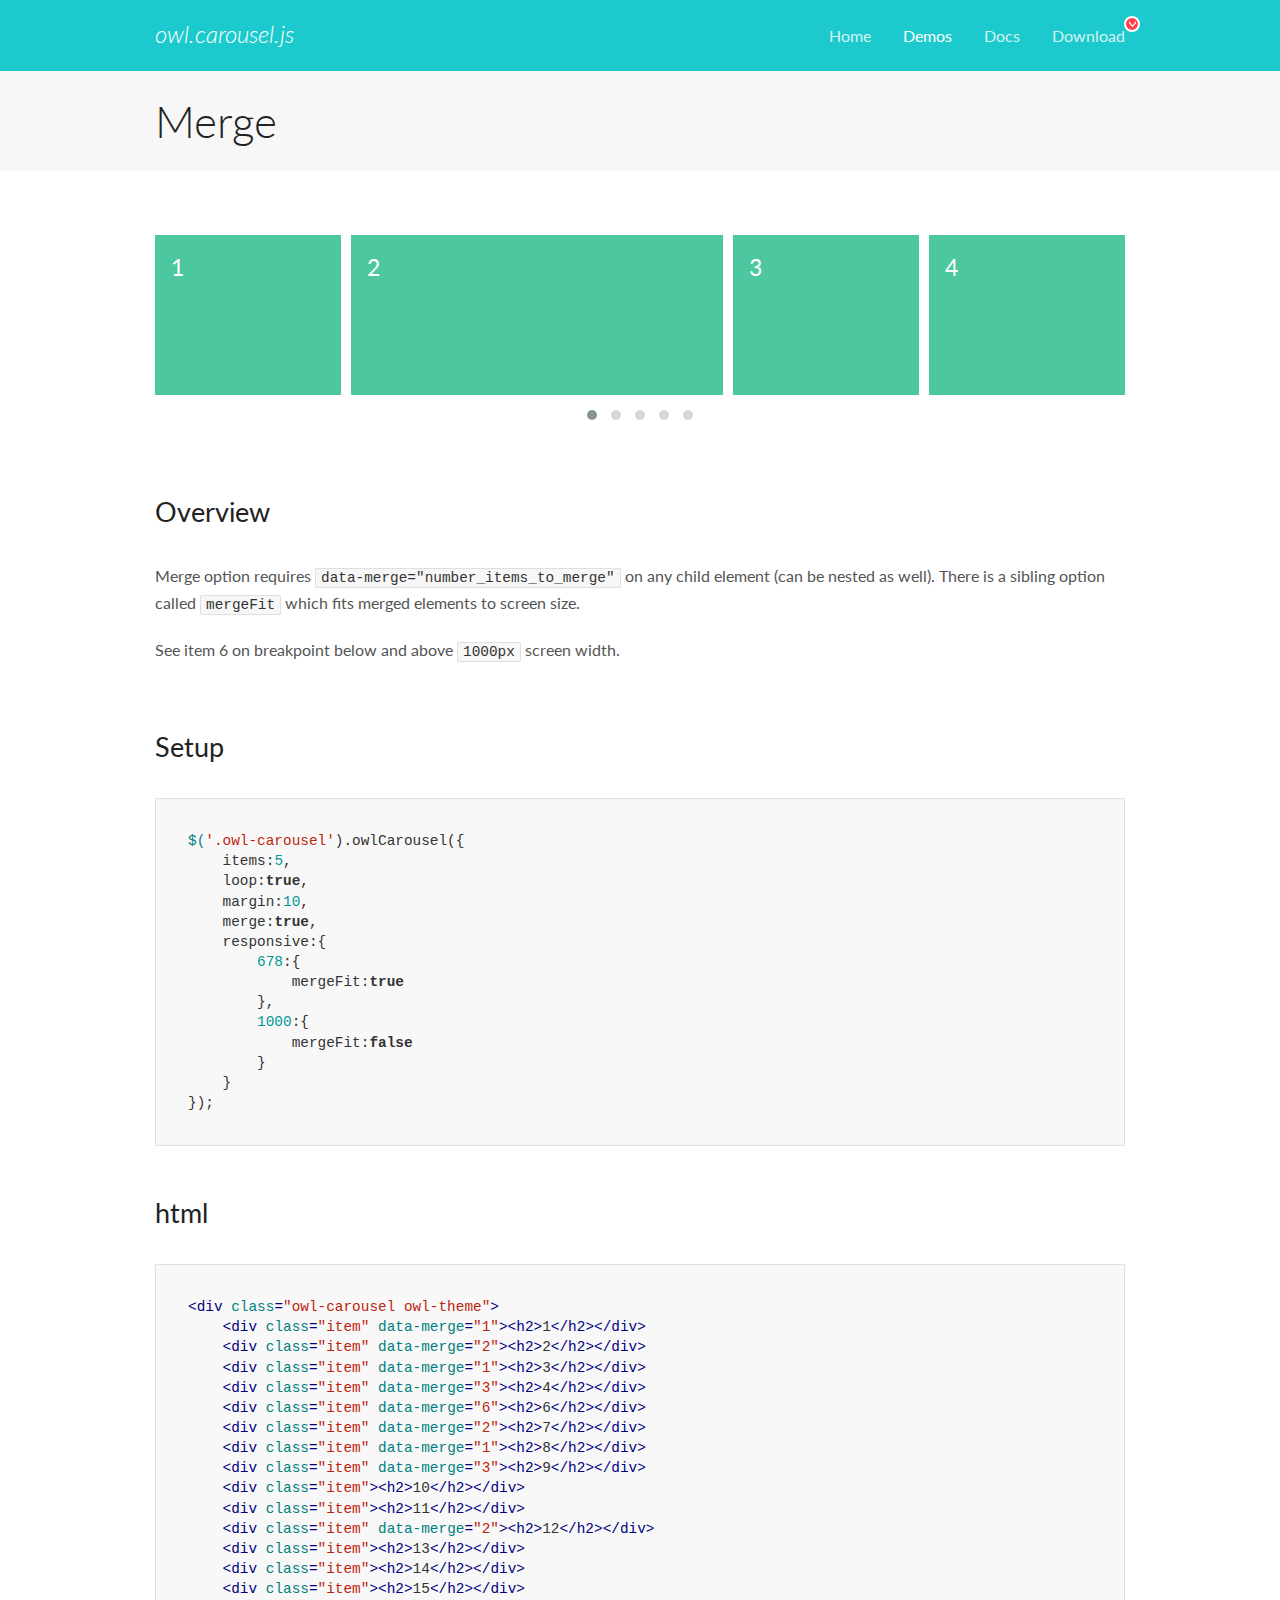
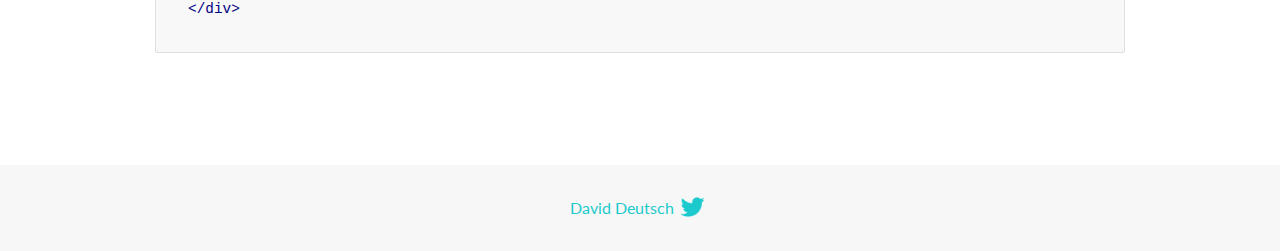
<file: owl-carousel/docs/demos/merge.html>
<!DOCTYPE html>
<html lang="en">
  <head>

    <!-- head -->
    <meta charset="utf-8">
    <meta name="msapplication-tap-highlight" content="no" />
    <meta name="viewport" content="width=device-width, initial-scale=1.0" />
    <meta name="description" content="Merge Items">
    <meta name="author" content="David Deutsch">
    <title>
      Merge Demo | Owl Carousel | 2.3.4
    </title>

    <!-- Stylesheets -->
    <link href='https://fonts.googleapis.com/css?family=Lato:300,400,700,400italic,300italic' rel='stylesheet' type='text/css'>
    <link rel="stylesheet" href="../assets/css/docs.theme.min.css">

    <!-- Owl Stylesheets -->
    <link rel="stylesheet" href="../assets/owlcarousel/assets/owl.carousel.min.css">
    <link rel="stylesheet" href="../assets/owlcarousel/assets/owl.theme.default.min.css">

    <!-- HTML5 shim and Respond.js IE8 support of HTML5 elements and media queries -->

    <!--[if lt IE 9]>
      <script src="https://oss.maxcdn.com/libs/html5shiv/3.7.0/html5shiv.js"></script>
      <script src="https://oss.maxcdn.com/libs/respond.js/1.3.0/respond.min.js"></script>
    <![endif]-->

    <!-- Favicons -->
    <link rel="apple-touch-icon-precomposed" sizes="144x144" href="../assets/ico/apple-touch-icon-144-precomposed.png">
    <link rel="shortcut icon" href="../assets/ico/favicon.png">
    <link rel="shortcut icon" href="favicon.ico">

    <!-- Yeah i know js should not be in header. Its required for demos.-->

    <!-- javascript -->
    <script src="../assets/vendors/jquery.min.js"></script>
    <script src="../assets/owlcarousel/owl.carousel.js"></script>
  </head>
  <body>

    <!-- header -->
    <header class="header">
      <div class="row">
        <div class="large-12 columns">
          <div class="brand left">
            <h3>
              <a href="/OwlCarousel2/">owl.carousel.js</a> 
            </h3>
          </div>
          <a id="toggle-nav" class="right">
            <span></span> <span></span> <span></span> 
          </a> 
          <div class="nav-bar">
            <ul class="clearfix">
              <li> <a href="/OwlCarousel2/index.html">Home</a>  </li>
              <li class="active">
                <a href="/OwlCarousel2/demos/demos.html">Demos</a> 
              </li>
              <li> <a href="/OwlCarousel2/docs/started-welcome.html">Docs</a>  </li>
              <li>
                <a href="https://github.com/OwlCarousel2/OwlCarousel2/archive/2.3.4.zip">Download</a> 
                <span class="download"></span> 
              </li>
            </ul>
          </div>
        </div>
      </div>
    </header>

    <!-- title -->
    <section class="title">
      <div class="row">
        <div class="large-12 columns">
          <h1>Merge</h1>
        </div>
      </div>
    </section>

    <!--  Demos -->
    <section id="demos">
      <div class="row">
        <div class="large-12 columns">
          <div class="owl-carousel owl-theme">
            <div class="item" data-merge="1">
              <h4>1</h4>
            </div>
            <div class="item" data-merge="2">
              <h4>2</h4>
            </div>
            <div class="item" data-merge="1">
              <h4>3</h4>
            </div>
            <div class="item" data-merge="3">
              <h4>4</h4>
            </div>
            <div class="item" data-merge="6">
              <h4>6</h4>
            </div>
            <div class="item" data-merge="2">
              <h4>7</h4>
            </div>
            <div class="item" data-merge="1">
              <h4>8</h4>
            </div>
            <div class="item" data-merge="3">
              <h4>9</h4>
            </div>
            <div class="item">
              <h4>10</h4>
            </div>
            <div class="item">
              <h4>11</h4>
            </div>
            <div class="item" data-merge="2">
              <h4>12</h4>
            </div>
            <div class="item">
              <h4>13</h4>
            </div>
            <div class="item">
              <h4>14</h4>
            </div>
            <div class="item">
              <h4>15</h4>
            </div>
          </div>
          <h3 id="overview">Overview</h3>
          <p>Merge option requires <code>data-merge=&quot;number_items_to_merge&quot;</code> on any child element (can be nested as well). There is a sibling option called <code>mergeFit</code> which fits merged elements to screen size. </p>
          <p>See item 6 on breakpoint below and above <code>1000px</code> screen width.</p>
          <h3 id="setup">Setup</h3>
          <pre><code>$(&#39;.owl-carousel&#39;).owlCarousel({
    items:5,
    loop:true,
    margin:10,
    merge:true,
    responsive:{
        678:{
            mergeFit:true
        },
        1000:{
            mergeFit:false
        }
    }
});</code></pre>
          <h3 id="html">html</h3>
          <pre><code>&lt;div class=&quot;owl-carousel owl-theme&quot;&gt;
    &lt;div class=&quot;item&quot; data-merge=&quot;1&quot;&gt;&lt;h2&gt;1&lt;/h2&gt;&lt;/div&gt;
    &lt;div class=&quot;item&quot; data-merge=&quot;2&quot;&gt;&lt;h2&gt;2&lt;/h2&gt;&lt;/div&gt;
    &lt;div class=&quot;item&quot; data-merge=&quot;1&quot;&gt;&lt;h2&gt;3&lt;/h2&gt;&lt;/div&gt;
    &lt;div class=&quot;item&quot; data-merge=&quot;3&quot;&gt;&lt;h2&gt;4&lt;/h2&gt;&lt;/div&gt;
    &lt;div class=&quot;item&quot; data-merge=&quot;6&quot;&gt;&lt;h2&gt;6&lt;/h2&gt;&lt;/div&gt;
    &lt;div class=&quot;item&quot; data-merge=&quot;2&quot;&gt;&lt;h2&gt;7&lt;/h2&gt;&lt;/div&gt;
    &lt;div class=&quot;item&quot; data-merge=&quot;1&quot;&gt;&lt;h2&gt;8&lt;/h2&gt;&lt;/div&gt;
    &lt;div class=&quot;item&quot; data-merge=&quot;3&quot;&gt;&lt;h2&gt;9&lt;/h2&gt;&lt;/div&gt;
    &lt;div class=&quot;item&quot;&gt;&lt;h2&gt;10&lt;/h2&gt;&lt;/div&gt;
    &lt;div class=&quot;item&quot;&gt;&lt;h2&gt;11&lt;/h2&gt;&lt;/div&gt;
    &lt;div class=&quot;item&quot; data-merge=&quot;2&quot;&gt;&lt;h2&gt;12&lt;/h2&gt;&lt;/div&gt;
    &lt;div class=&quot;item&quot;&gt;&lt;h2&gt;13&lt;/h2&gt;&lt;/div&gt;
    &lt;div class=&quot;item&quot;&gt;&lt;h2&gt;14&lt;/h2&gt;&lt;/div&gt;
    &lt;div class=&quot;item&quot;&gt;&lt;h2&gt;15&lt;/h2&gt;&lt;/div&gt;
&lt;/div&gt;</code></pre>
          <script>
            $(document).ready(function() {
              $('.owl-carousel').owlCarousel({
                items: 5,
                loop: true,
                margin: 10,
                merge: true,
                responsive: {
                  678: {
                    mergeFit: true
                  },
                  1000: {
                    mergeFit: false
                  }
                }
              });
            })
          </script>
        </div>
      </div>
    </section>

    <!-- footer -->
    <footer class="footer">
      <div class="row">
        <div class="large-12 columns">
          <h5>
            <a href="/OwlCarousel2/docs/support-contact.html">David Deutsch</a> 
            <a id="custom-tweet-button" href="https://twitter.com/share?url=https://github.com/OwlCarousel2/OwlCarousel2&text=Owl Carousel - This is so awesome! " target="_blank"></a> 
          </h5>
        </div>
      </div>
    </footer>

    <!-- vendors -->
    <script src="../assets/vendors/highlight.js"></script>
    <script src="../assets/js/app.js"></script>
  </body>
</html>
</file>
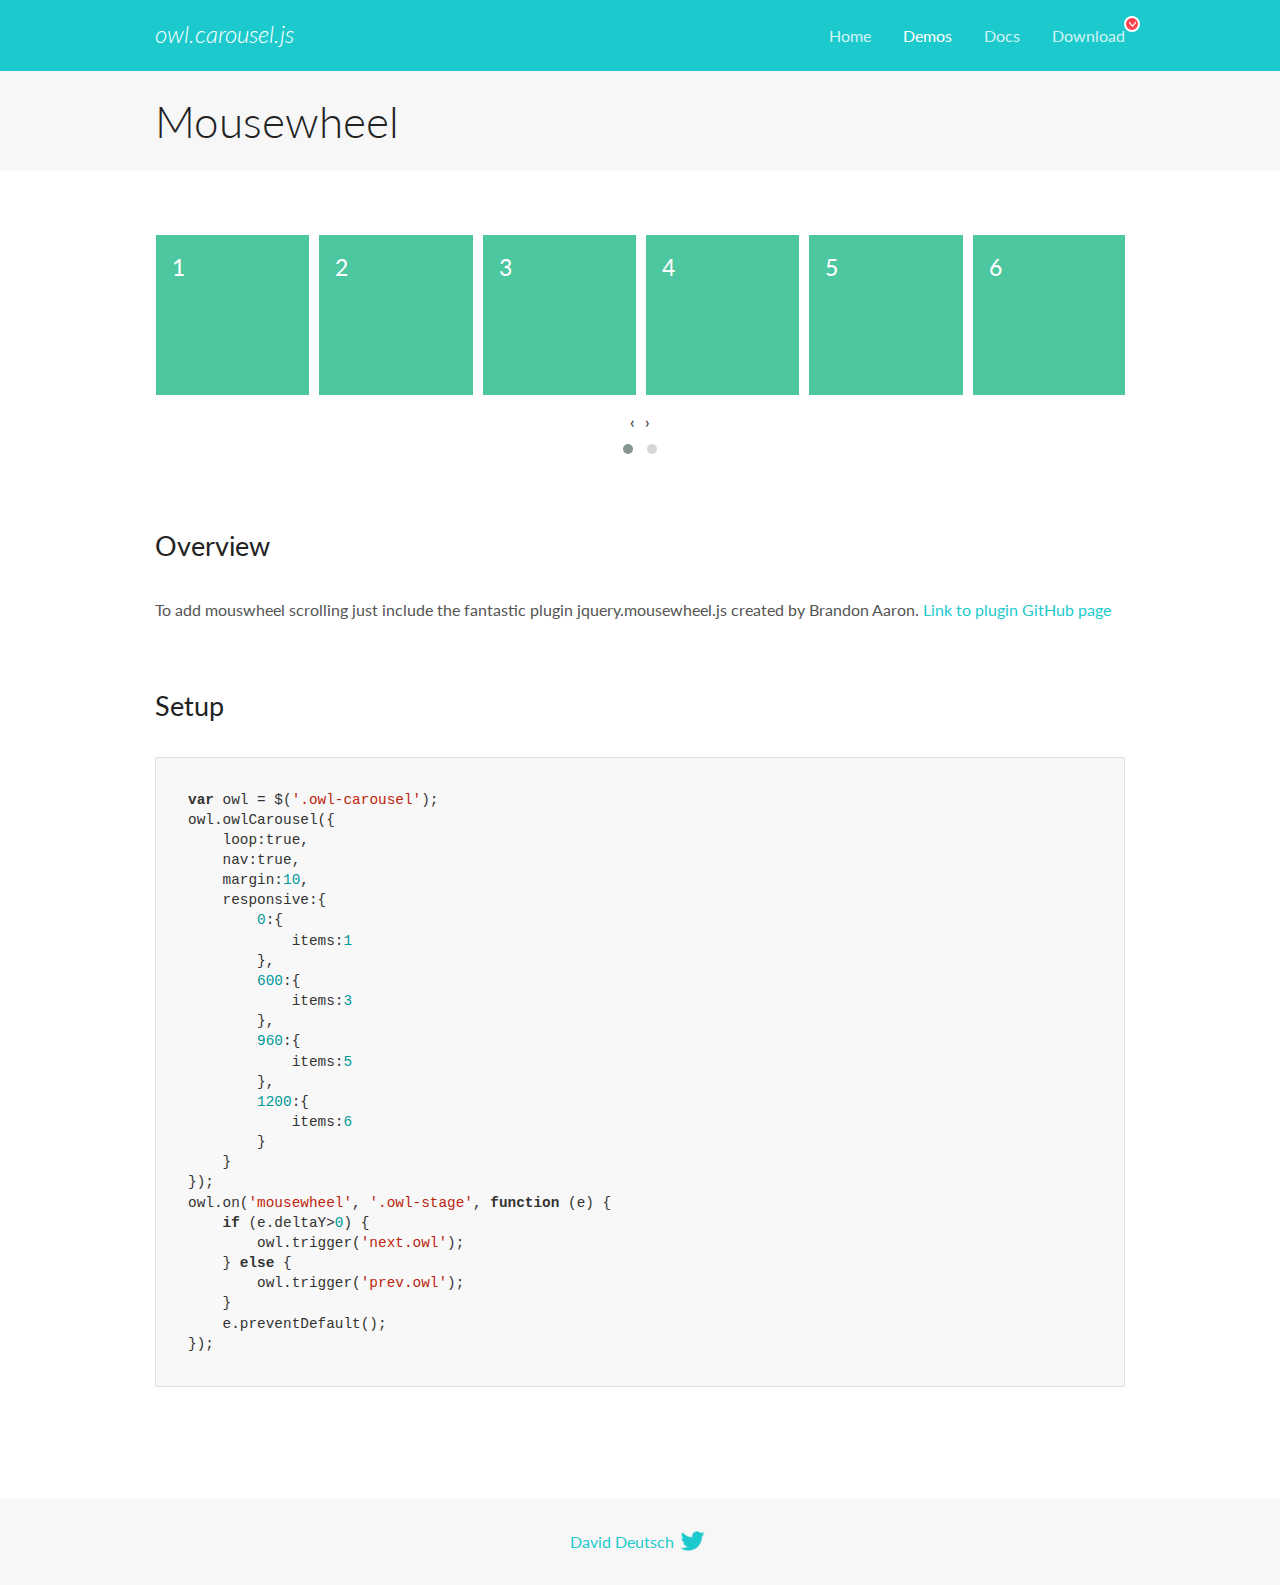
<file: owl-carousel/docs/demos/mousewheel.html>
<!DOCTYPE html>
<html lang="en">
  <head>

    <!-- head -->
    <meta charset="utf-8">
    <meta name="msapplication-tap-highlight" content="no" />
    <meta name="viewport" content="width=device-width, initial-scale=1.0" />
    <meta name="description" content="Mousewheel usage demo">
    <meta name="author" content="David Deutsch">
    <title>
      Mousewheel Demo | Owl Carousel | 2.3.4
    </title>

    <!-- Stylesheets -->
    <link href='https://fonts.googleapis.com/css?family=Lato:300,400,700,400italic,300italic' rel='stylesheet' type='text/css'>
    <link rel="stylesheet" href="../assets/css/docs.theme.min.css">

    <!-- Owl Stylesheets -->
    <link rel="stylesheet" href="../assets/owlcarousel/assets/owl.carousel.min.css">
    <link rel="stylesheet" href="../assets/owlcarousel/assets/owl.theme.default.min.css">

    <!-- HTML5 shim and Respond.js IE8 support of HTML5 elements and media queries -->

    <!--[if lt IE 9]>
      <script src="https://oss.maxcdn.com/libs/html5shiv/3.7.0/html5shiv.js"></script>
      <script src="https://oss.maxcdn.com/libs/respond.js/1.3.0/respond.min.js"></script>
    <![endif]-->

    <!-- Favicons -->
    <link rel="apple-touch-icon-precomposed" sizes="144x144" href="../assets/ico/apple-touch-icon-144-precomposed.png">
    <link rel="shortcut icon" href="../assets/ico/favicon.png">
    <link rel="shortcut icon" href="favicon.ico">

    <!-- Yeah i know js should not be in header. Its required for demos.-->

    <!-- javascript -->
    <script src="../assets/vendors/jquery.min.js"></script>
    <script src="../assets/owlcarousel/owl.carousel.js"></script>
  </head>
  <body>

    <!-- header -->
    <header class="header">
      <div class="row">
        <div class="large-12 columns">
          <div class="brand left">
            <h3>
              <a href="/OwlCarousel2/">owl.carousel.js</a> 
            </h3>
          </div>
          <a id="toggle-nav" class="right">
            <span></span> <span></span> <span></span> 
          </a> 
          <div class="nav-bar">
            <ul class="clearfix">
              <li> <a href="/OwlCarousel2/index.html">Home</a>  </li>
              <li class="active">
                <a href="/OwlCarousel2/demos/demos.html">Demos</a> 
              </li>
              <li> <a href="/OwlCarousel2/docs/started-welcome.html">Docs</a>  </li>
              <li>
                <a href="https://github.com/OwlCarousel2/OwlCarousel2/archive/2.3.4.zip">Download</a> 
                <span class="download"></span> 
              </li>
            </ul>
          </div>
        </div>
      </div>
    </header>

    <!-- title -->
    <section class="title">
      <div class="row">
        <div class="large-12 columns">
          <h1>Mousewheel</h1>
        </div>
      </div>
    </section>

    <!--  Demos -->
    <section id="demos">
      <div class="row">
        <div class="large-12 columns">
          <div class="owl-carousel owl-theme">
            <div class="item">
              <h4>1</h4>
            </div>
            <div class="item">
              <h4>2</h4>
            </div>
            <div class="item">
              <h4>3</h4>
            </div>
            <div class="item">
              <h4>4</h4>
            </div>
            <div class="item">
              <h4>5</h4>
            </div>
            <div class="item">
              <h4>6</h4>
            </div>
            <div class="item">
              <h4>7</h4>
            </div>
            <div class="item">
              <h4>8</h4>
            </div>
            <div class="item">
              <h4>9</h4>
            </div>
            <div class="item">
              <h4>10</h4>
            </div>
            <div class="item">
              <h4>11</h4>
            </div>
            <div class="item">
              <h4>12</h4>
            </div>
          </div>
          <h3 id="overview">Overview</h3>
          <p>To add mouswheel scrolling just include the fantastic plugin jquery.mousewheel.js created by Brandon Aaron.
            <a href="https://github.com/brandonaaron/jquery-mousewheel">Link to plugin GitHub page</a> 
          </p>
          <h3 id="setup">Setup</h3>
          <pre><code>var owl = $(&#39;.owl-carousel&#39;);
owl.owlCarousel({
    loop:true,
    nav:true,
    margin:10,
    responsive:{
        0:{
            items:1
        },
        600:{
            items:3
        },            
        960:{
            items:5
        },
        1200:{
            items:6
        }
    }
});
owl.on(&#39;mousewheel&#39;, &#39;.owl-stage&#39;, function (e) {
    if (e.deltaY&gt;0) {
        owl.trigger(&#39;next.owl&#39;);
    } else {
        owl.trigger(&#39;prev.owl&#39;);
    }
    e.preventDefault();
});</code></pre>
          <script src="../assets/vendors/jquery.mousewheel.min.js"></script>
          <script>
            $(document).ready(function() {
              var owl = $('.owl-carousel');
              owl.owlCarousel({
                loop: true,
                nav: true,
                margin: 10,
                responsive: {
                  0: {
                    items: 1
                  },
                  600: {
                    items: 3
                  },
                  960: {
                    items: 5
                  },
                  1200: {
                    items: 6
                  }
                }
              });
              owl.on('mousewheel', '.owl-stage', function(e) {
                if (e.deltaY > 0) {
                  owl.trigger('next.owl');
                } else {
                  owl.trigger('prev.owl');
                }
                e.preventDefault();
              });
            })
          </script>
        </div>
      </div>
    </section>

    <!-- footer -->
    <footer class="footer">
      <div class="row">
        <div class="large-12 columns">
          <h5>
            <a href="/OwlCarousel2/docs/support-contact.html">David Deutsch</a> 
            <a id="custom-tweet-button" href="https://twitter.com/share?url=https://github.com/OwlCarousel2/OwlCarousel2&text=Owl Carousel - This is so awesome! " target="_blank"></a> 
          </h5>
        </div>
      </div>
    </footer>

    <!-- vendors -->
    <script src="../assets/vendors/highlight.js"></script>
    <script src="../assets/js/app.js"></script>
  </body>
</html>
</file>
<file: pace/pace-estilo.css>
.pace {
  -webkit-pointer-events: none;
  pointer-events: none;

  -webkit-user-select: none;
  -moz-user-select: none;
  user-select: none;
}

.pace-inactive {
  display: none;
}

.pace .pace-progress {
  background: var(--lila);
  position: fixed;
  z-index: 2000;
  top: 0;
  right: 100%;
  width: 100%;
  height: 10px;
}
</file>
<file: assets/css/fonts.css>
/* GEORGIA */
@font-face {
	font-family: 'Georgia';
	src: url(../../assets/fonts/Georgia.woff2) format('woff2'),
	url(../../assets/fonts/Georgia.woff) format('woff');
	font-weight: normal;
	font-style: normal;
}
@font-face {
	font-family: 'Georgia-Italic';
	src: url(../../assets/fonts/Georgia-Italic.woff2) format('woff2'),
	url(../../assets/fonts/Georgia-Italic.woff) format('woff');
	font-weight: normal;
	font-style: italic;
}
@font-face {
	font-family: 'Georgia-Bold';
	src: url(../../assets/fonts/Georgia-Bold.woff2) format('woff2'),
	url(../../assets/fonts/Georgia-Bold.woff) format('woff');
	font-weight: bold;
	font-style: normal;
}
@font-face {
	font-family: 'Georgia-BoldItalic';
	src: url(../../assets/fonts/Georgia-BoldItalic.woff2) format('woff2'),
	url(../../assets/fonts/Georgia-BoldItalic.woff) format('woff');
	font-weight: bold;
	font-style: italic;
}

/* NEW YORK */
@font-face {
	font-family: 'NewYork';
	src: url(../../assets/fonts/NewYork.woff2) format('woff2'),
	url(../../assets/fonts/NewYork.woff) format('woff');
	font-weight: normal;
	font-style: normal;
}

/* AVENIR */
@font-face {
	font-family: 'Avenir-Book';
	src: url(../../assets/fonts/AvenirLTStd-Book.woff2) format('woff2'),
	url(../../assets/fonts/AvenirLTStd-Book.woff) format('woff');
	font-weight: normal;
	font-style: normal;
}
@font-face {
	font-family: 'Avenir-Bold';
	src: url(../../assets/fonts/AvenirLTStd-Roman.woff2) format('woff2'),
	url(../../assets/fonts/AvenirLTStd-Roman.woff) format('woff');
	font-weight: normal;
	font-style: normal;
}
@font-face {
	font-family: 'Avenir-Black';
	src: url(../../assets/fonts/AvenirLTStd-Black.woff2) format('woff2'),
	url(../../assets/fonts/AvenirLTStd-Black.woff) format('woff');
	font-weight: 900;
	font-style: normal;
}
</file>
<file: assets/css/styles.css>
:root {
  --negro: #000;
  --gris: #3A484F;
  --blanco: #FFF;
  --natural: #F1EFE4;
  --lila: #CCAFC3;
  --celeste: #D8E3EF;
}
* {
  margin: 0;
  padding: 0;
  box-sizing: border-box;
}

body{
  background-color: var(--natural);
}

/* Navbar */
.navbar-light .navbar-toggler {
  border: none;
}
.bg-natural {
  background-color: var(--natural);
}
.navbar{
  height: 154px;
}
.navbar-brand img {
  width: 160px;
  height: 72px;
  margin-top: 0.5rem;
  box-sizing: border-box;
}
.navbar-nav.ms-auto .nav-link {
  color: var(--gris);
  font-family: 'Avenir-Book';
  padding: 1.6rem 0 0 3rem;
  font-size: 20px;
}
.nav-link:hover{
  text-decoration: underline;
}
.navbar-light .navbar-toggler-icon {
  transform: scaleX(1.8);
}


/* Presentación */
.oprah-description {
  font-family: 'Avenir-Book';
  font-weight: 300;
  color: var(--gris);
  text-transform: uppercase;
  font-size: 2.2vw;
  line-height: 5.4vw;
  padding-right: 4rem;
  margin: 6vw 8.5vw;
  box-sizing: border-box;
}
.circle-text{
  background-image: url(/assets/img/Ellipse\ 1.png);
  background-position: center;
  background-repeat: no-repeat;
  background-size: contain;
  display: inline-block;
}
.pad-desc{
  display: flex;
  align-items: center;
  justify-content: center;
}
.notop{
  background-image: url(/assets/img/img-01-hero-desk.png);
  background-position: center;
  background-repeat: no-repeat;
  background-size: cover;
  display: inline-block;
  border: none;
  border-right: 1px solid var(--gris);
}
.notop-2{
  padding-top: 1rem;
  background-image: url(/assets/img/img-05-contacto.png);
  background-position: bottom;
  background-repeat: no-repeat;
  display: inline-block;
  border: none;
  border-right: 1px solid var(--gris);
  font-size: 2.2vw;
  line-height: 5.4vw;
  background-position: center 100%;
  background-size: 640px auto;
}
.separator {
  width: 41px;
  height: 1px;
  background: var(--gris);
  display: inline-flex;
  margin-bottom: 0.75rem;
}
.contact-button {
  height: 105px;
  width: 100%;
  text-decoration: none;
  font-weight: bold;
  color: var(--gris);
  font-family: "Avenir-Bold";
  font-size: 27px;
  letter-spacing: 0.1em;
  background-color: var(--natural);
  transition: all 0.5s ease-in-out;
  border: 1px solid var(--gris);
  border-left: 0;
}
.contact-button:disabled{
  background: var(--gris);
  color: var(--natural);
  cursor: no-drop;
}
.contact-button:hover {
  background-color: var(--gris);
  color: var(--natural);
}
.border-lines {
  border-color: var(--gris);
  border: 1px solid;
}


.elipse {
  position: absolute;
  left: 0;
  width: 100%;
  top: -10px;
}

/* About Us */
.bg-grey {
  background-color: var(--gris);
}
.bg-stars {
  background-image: url("../img/bg-stars.png");
  background-size: cover;
  background-repeat: no-repeat;
  background-position: center -2px;
}
.img-fluid{
  width: 100%;
  height: 100%;
  object-fit: cover;
  object-position: center;
}
.btn-trabajemos{
  width: 472px;
  height: 105px;
  font-size: 27px;
  font-family: 'Avenir-Black';
  color: var(--natural);
  border: 1px solid var(--natural);
  margin-top: 1rem;
  letter-spacing: .1rem;
  transition: .3s;
  -webkit-transition: .3s;
  -moz-transition: .3s;
  -o-transition: .3s;
}
.btn-trabajemos:hover{
  background-color: var(--natural);
  color: var(--gris);
  border: 1px solid var(--gris);
}
.about-container{
  padding: 10vw 8vw;
  overflow: hidden;
}
.about-container h3{
  margin-bottom: 2rem !important;
}
.trabajemos-container{
  padding: 5rem 0 !important;
  border-bottom: 1px solid var(--natural);
}


/* Services */
#servicios{
  color: var(--gris);
}
#servicios h3.titulo{
  margin-bottom: 2rem;
  margin-top: 3rem;
}
#servicios .item img{
  height: 234px;
}
.services-cards h3 {
  font-family: "NewYork";
  font-size: 70px;
  line-height: 68px;
  margin: 0;
}

.services-cards hr {
  margin: 1rem 0 0.5rem;
}

.services-cards h4 {
  font-family: "Avenir-Book";
  font-size: 27px;
  line-height: 37px;
  text-transform: uppercase;
}

/* Trabajos */
#trabajos{
  color: var(--gris);
}
#trabajos .titulo-intermedio {
  font-family: "Avenir-Book";
  font-size: 27px;
  text-align: center;
  line-height: 35px;
  width: 462px;
}
.portfolio h4 {
  font-family: "Avenir-Book";
  font-size: 18px;
  line-height: 28px;
  margin-bottom: -.5rem;
}
.portfolio h4 b{
  font-family: "Avenir-Black";
}
.text-end{
  color: var(--gris);
}
#trabajos{
  margin-bottom: 4rem;
}

/* Carousel */
.owl-nav{
  position: relative;
  height: 0;
  background-color: teal;
  padding: 0 !important;
  margin: 0 !important;
}
.owl-nav button{
  position: absolute;
  font-size: 58px !important;
  margin: 0 !important;
  border-radius: 0 !important;
}
.owl-nav button span{
  font-family: 'NewYork';
  padding: 0 .5rem;
}
#servicios .pad-serv h4{
  font-size: 27px;
}
.owl-nav .owl-prev{
  left: 0;
}
.owl-nav .owl-next{
  right: 0;
}
.owl-nav button:hover{
  background-color: rgba(0,0,0,0.05) !important;
  color: var(--gris) !important;
}

/* Listo */
#listo h2{
  margin-bottom: 1rem !important;
}
.btn-trabajemos.contacto{
  width: 100%;
  bottom: 0;
  margin: 0;
}


/* Footer */
#footer-mobile{
  display: none;
}
.container-fredes{
  height: 348px;
}
a.btn-fredes{
  font-family: 'Avenir-Book', 'Arial';
  font-size: 15px;
  line-height: 20px;
  color: var(--natural);
  text-decoration: none;
  height: 45px;
  padding-left: 3rem;
  background-repeat: no-repeat;
  background-size: 24px auto;
  background-position: left center;
  display: flex;
  align-items: center;
}
a.btn-fredes.mail{
  background-image: url(/assets/img/mail-info.png);
}
a.btn-fredes.tel{
  background-image: url(/assets/img/tel-info.png);
}
a.btn-fredes.insta{
  background-image: url(/assets/img/ig-info.png);
}
.container-fcontact{
  border: 1px solid var(--natural);
  border-top: none;
  border-bottom: none;
  height: 348px;
}
.container-flogo{
  height: 348px;
}

button.boton-icon{
  border: none;
  height: 43px;
  width: 43px;
  border-radius: 100%;
  text-decoration: none;
  background-image: url(/assets/img/instagram-boton.png);
  background-repeat: no-repeat;
  background-size: cover;
  margin-right: .8rem;
  margin-top: 1rem;
}
button.boton-icon.instagram{
  background-image: url(/assets/img/instagram-boton.png);
}
button.boton-icon.facebook{
  background-image: url(/assets/img/facebook-boton.png);
}
button.boton-icon.pinterest{
  background-image: url(/assets/img/pinterest-boton.png);
}

/*Contacto*/

.contenedor-input{
  display: flex;
  flex-direction: column;
  margin: 4rem 5rem 5rem 5rem;
  width: 70%;
}

.input-contacto{
   margin: 2.5rem 0rem;
   border: none;
   background-color: #F1EFE2;
   outline: none;
   border-bottom: 1px solid #384751;
   padding-bottom: .5rem;
   font-family: 'Avenir-Book';
  font-style: italic;
  font-weight: normal;
  font-size: 18px;
  line-height: 29px;
  color: #384751;
}

.input-contacto::placeholder{
  font-family: 'Avenir-Book';
  font-style: italic;
  font-weight: normal;
  font-size: 18px;
  line-height: 29px;
  color: #384751;
}

.label-contacto{
  margin: -2rem 0 .5rem 0;
  font-family: 'Avenir-Book';
font-size: 18px;
font-style: normal;
font-weight: 800;
line-height: 25px;
letter-spacing: 0.1em;
text-align: left;
}

.contenedor-gracias{
  padding: 4rem; 
  border-bottom: 1px solid #F1EFE2;
}
</file>
<file: assets/css/responsive.css>
@media (max-width: 1200px) {
    .imagenes-behind{
        display: none;
    }
    #listo h2{
        font-size: 40px !important;
    }
    #listo h3{
       font-size: 60px !important;
    }
}

@media (max-width: 768px) {
    .navbar-collapse{
        margin: 1rem 0 0 .5rem;
    }
    .card-serv{
        margin-bottom: 1rem;
    }
    .navbar{
        min-height: 64px;
        height: auto;
    }
    a.nav-link{
        padding: .5rem 0 .5rem 0 !important;
    }
    .navbar-brand img{
        width: 72px;
        height: 32px;
        margin-top: 0;
    }
    .notop{
        height: 141px;
        background-image: url(/assets/img/img-01-hero.png) !important;
        background-position: center;
        background-repeat: no-repeat;
        background-size: cover;
        display: inline-block;
        border: none;
        border-bottom: 1px solid var(--gris);
    }
    .oprah-description{
        font-size: 19px;
        line-height: 53px;
        padding-right: 5vw;
        width: 330px;
    }
    .contact-button {
        height: 55px;
        font-size: 17px;
        border: 1px solid var(--gris) !important;
    }
    .parrafo-behind{
        padding: 0 !important;
    }
    .parrafo-behind h2{
        font-size: 50px !important;
        line-height: 48px !important;
        width: 100px;
        margin-bottom: 2.75rem !important;
    }
    .parrafo-behind h3{
        display: none;
    }
    .parrafo-behind h3.mobile{
        display: block !important;
        font-size: 20px !important;
        line-height: 27px !important;
        margin-bottom: 0px !important;
        margin-top: 1.5rem !important;
    }
    .w-75{
        width: 100% !important;
    }
    .w-75 p{
        font-size: 20px !important;
        line-height: 25px;
    }
    .p-5{
        overflow: hidden;
    }
    .image-star1{
        bottom: auto !important;
        left: auto !important;
        top: 5%;
        right: -5%;
        height: 230px;
        width: 230px;
    }
    .bg-stars{
        border-top: 0 !important;
    }
    .trabajemos-container{
        border: none !important;
    }
    .trabajemos-container h2{
        font-size: 29px !important;
        line-height: 40px;
        margin: 0 !important;
    }
    .trabajemos-container h3{
        font-size: 35px !important;
        line-height: 40px;
        margin: 0 !important;
        margin-top: -1rem !important;
    }
    .trabajemos-container{
        position: relative;
        padding: 0 0 70px 0 !important;
    }
    .trabajemos-container .py-5{
        padding: 1.5rem 0 3rem 0 !important;
    }
    .btn-trabajemos{
        position: absolute;
        bottom: 0;
        width: 100% !important;
        height: 55px;
        font-size: 17px;
    }
    #trabajos{
        margin-bottom: 1rem;
    }
    .img-flecha{
        display: none !important;
    }
    .btn-trabajemos.contacto{
        position: relative;
    }
    #listo .trabajemos-container{
        padding: 0 !important;
    }
    #listo .py-5{
        padding: 3rem 0 !important;
    }
    #footer-pc{
        display: none;
    }
    #footer-mobile{
        display: block;
    }
    .notop-2{
        border-right: 0 !important;
        background-size: cover;
    }
    .notop-2 h3{
        color: var(--natural) !important;
        -webkit-text-stroke: 1px black;
    }
    .contenedor-input{
        margin: 2rem 0 4rem 0 !important;
    }
}

@media (max-width: 576px) {
    .p-5{
        padding: 1.5rem !important;
    }
    #servicios .owl-nav button{
        top: -8.6rem;
    }
    #trabajos .img-fluid{
        height: 165px;
    }
    #trabajos .owl-nav button{
        top: -12.3rem;
    }
    #trabajos .owl-nav button span{
        font-size: 6.9rem;
    }
    #listo h2{
        font-size: 20px !important;
        margin-bottom: .25rem !important;
    }
    #listo h3{
        font-size: 27px !important;
    }
    .pad-serv h4{
        font-size: 20px !important;
        height: 35px;
    }
    .item h4{
        font-size: 13px !important;
        line-height: 18px;
    }
    
    #servicios .item img{
        height: 110px;
    }
    #servicios h3{
        font-size: 50px !important;
    }
    #servicios h3.titulo{
        margin-bottom: 2rem !important;
        margin-top: 0rem !important;
    }
    #servicios .pad-serv{
        padding: 0 3.8rem;
    }
    .services-cards hr{
        margin: 0.5rem 0;
    }
    #trabajos .py-5{
        padding-top: 0rem !important;
    }
    #trabajos .pt-5{
        padding-top: 1rem !important;
    }
    .hr1{
        display: none;
    }
    .titulo-intermedio{
        font-size: 14px !important;
        margin-bottom: -.5rem;
        width: 242px !important;
        margin-bottom: 1rem;
    }
    .about-container{
        padding: 2rem 1rem;
    }
    .container{
        padding: 0 1rem !important;
    }
    .contenedor-input{
        margin: 2rem;
    }
    .contenedor-gracias{
        padding: 3rem !important;
    }
}
</file>
